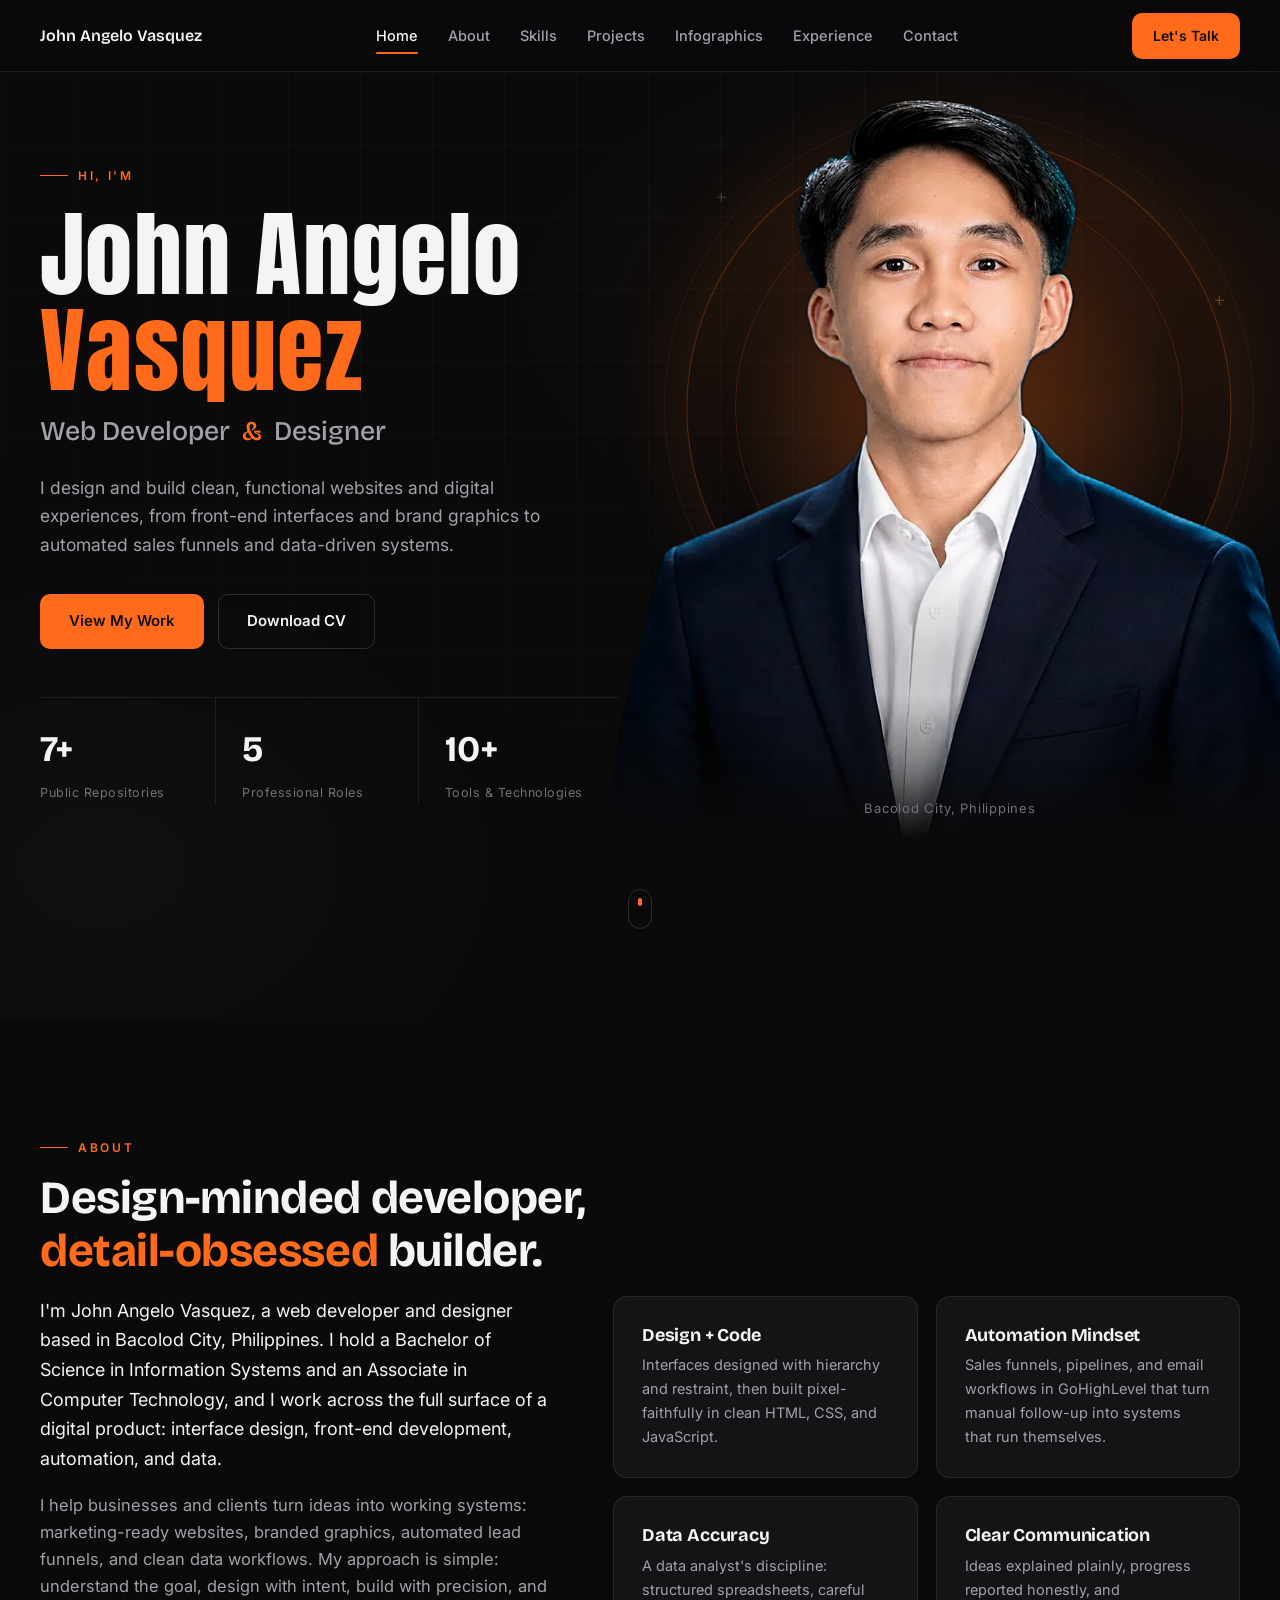
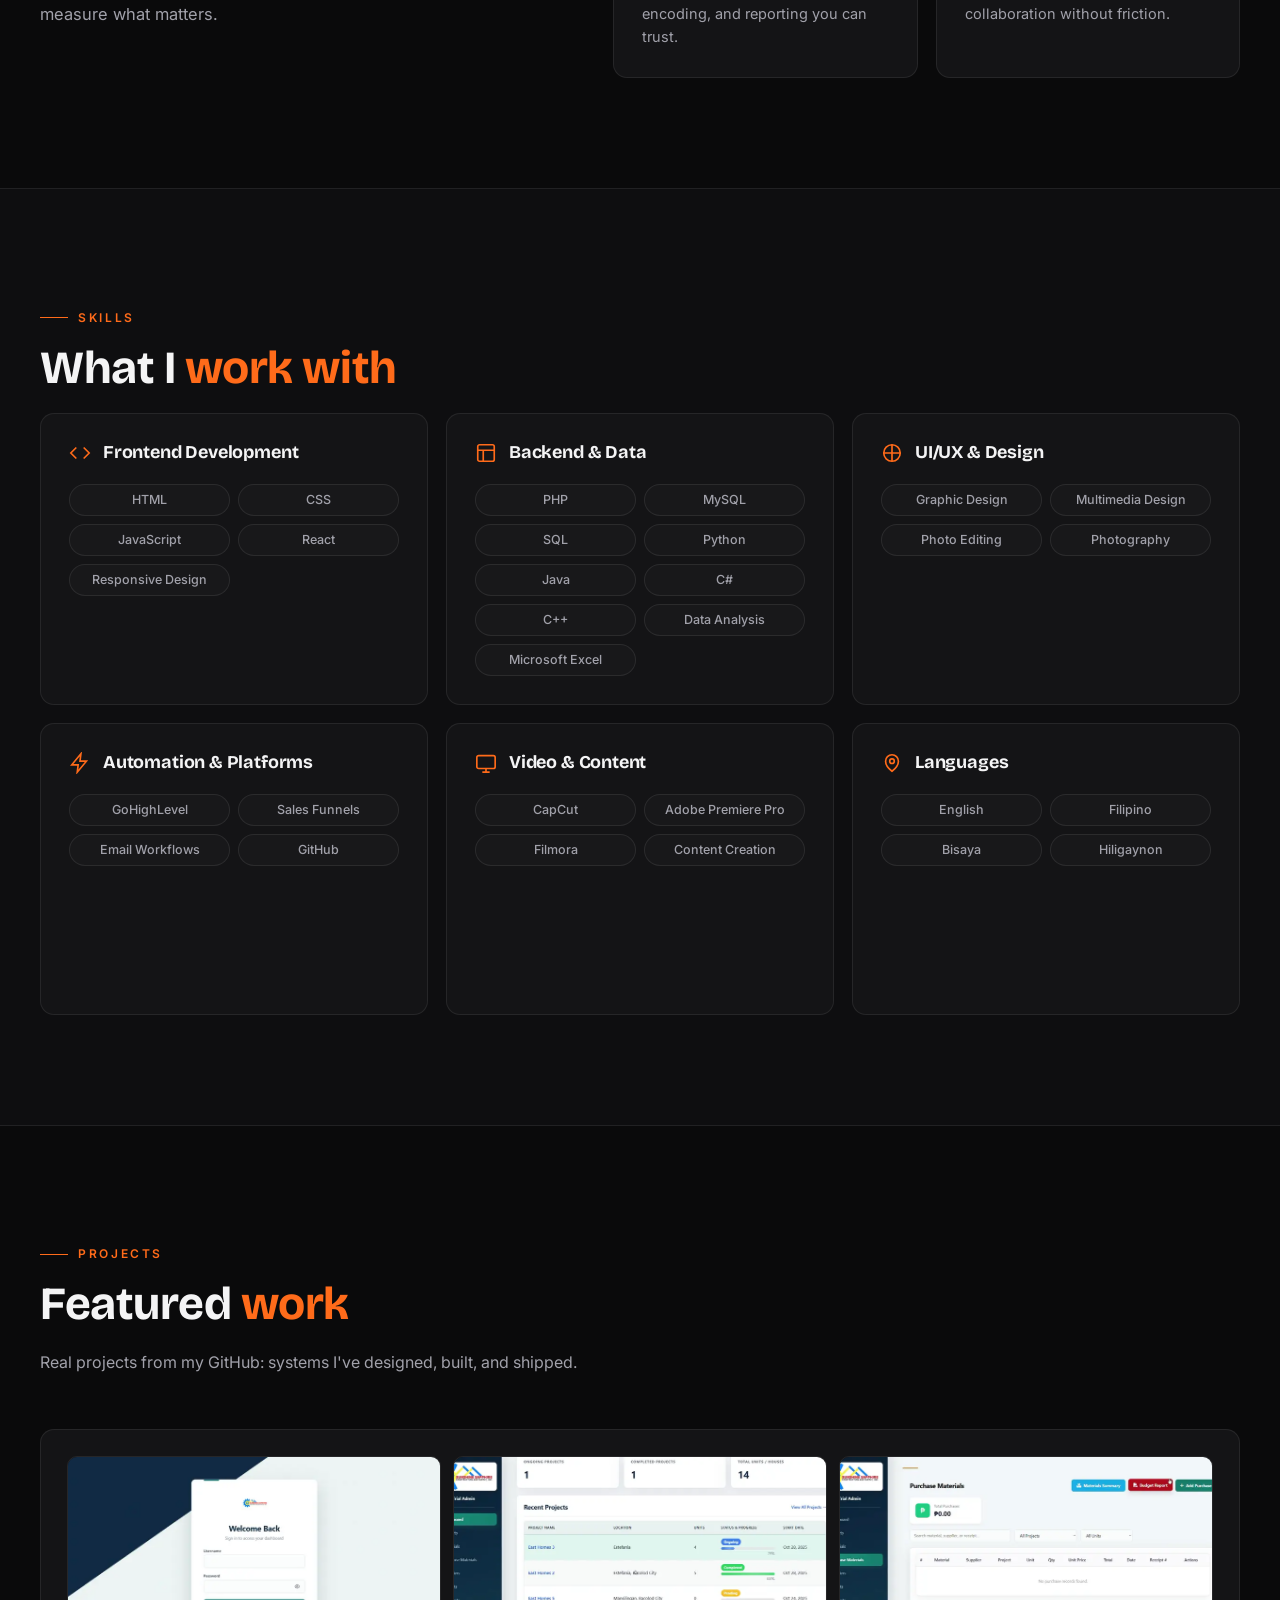
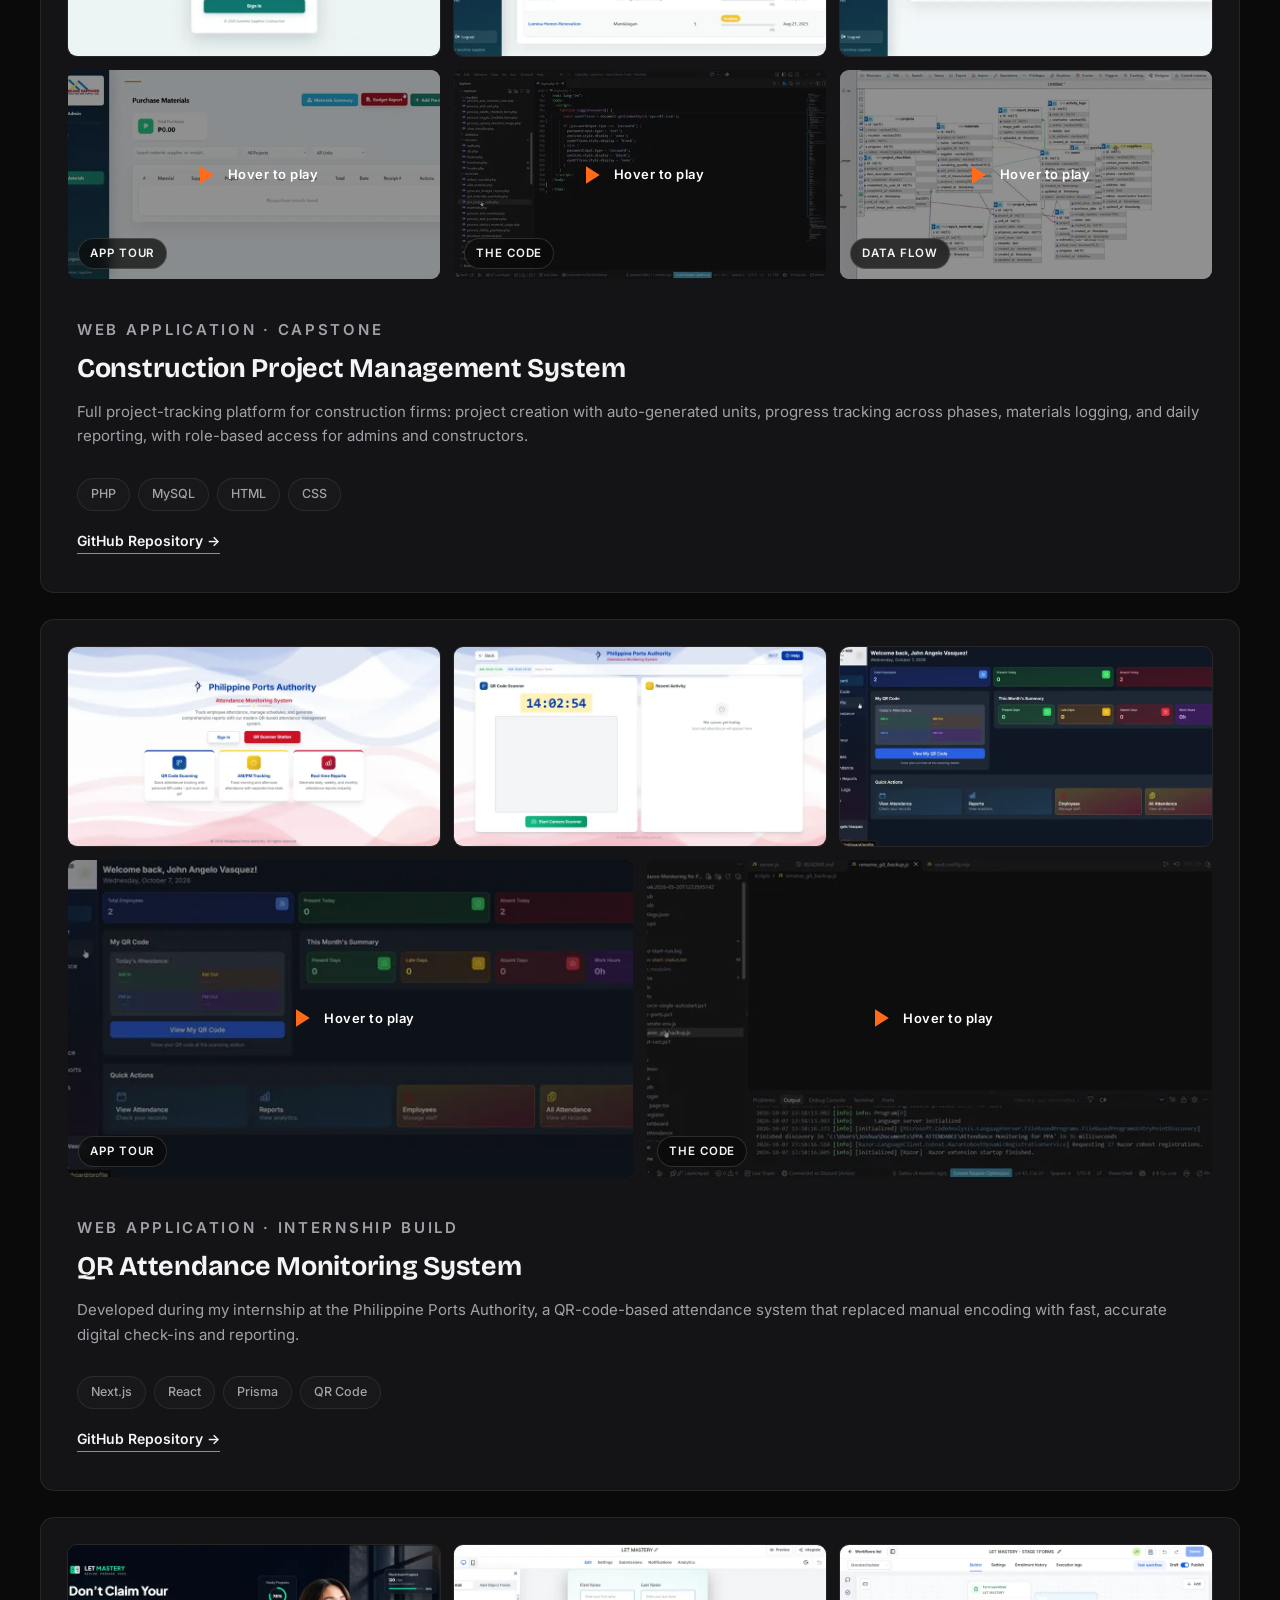
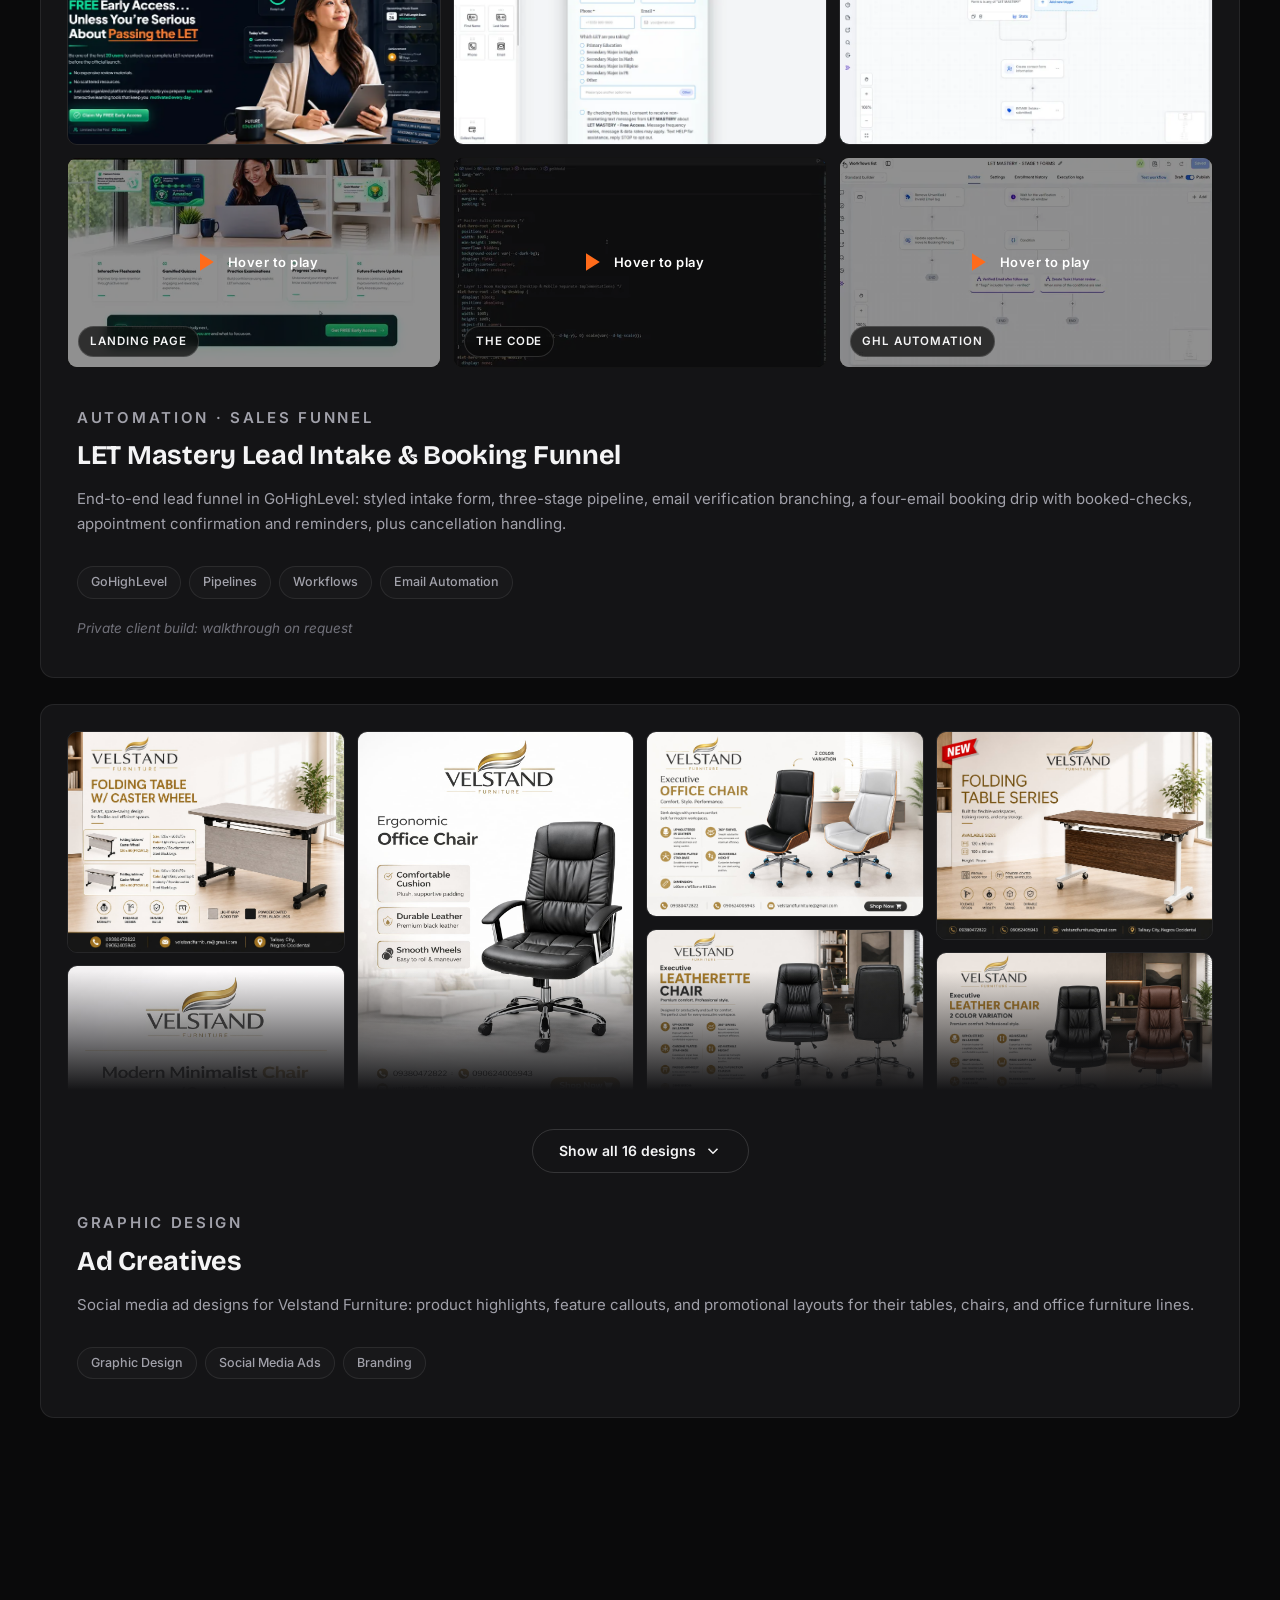
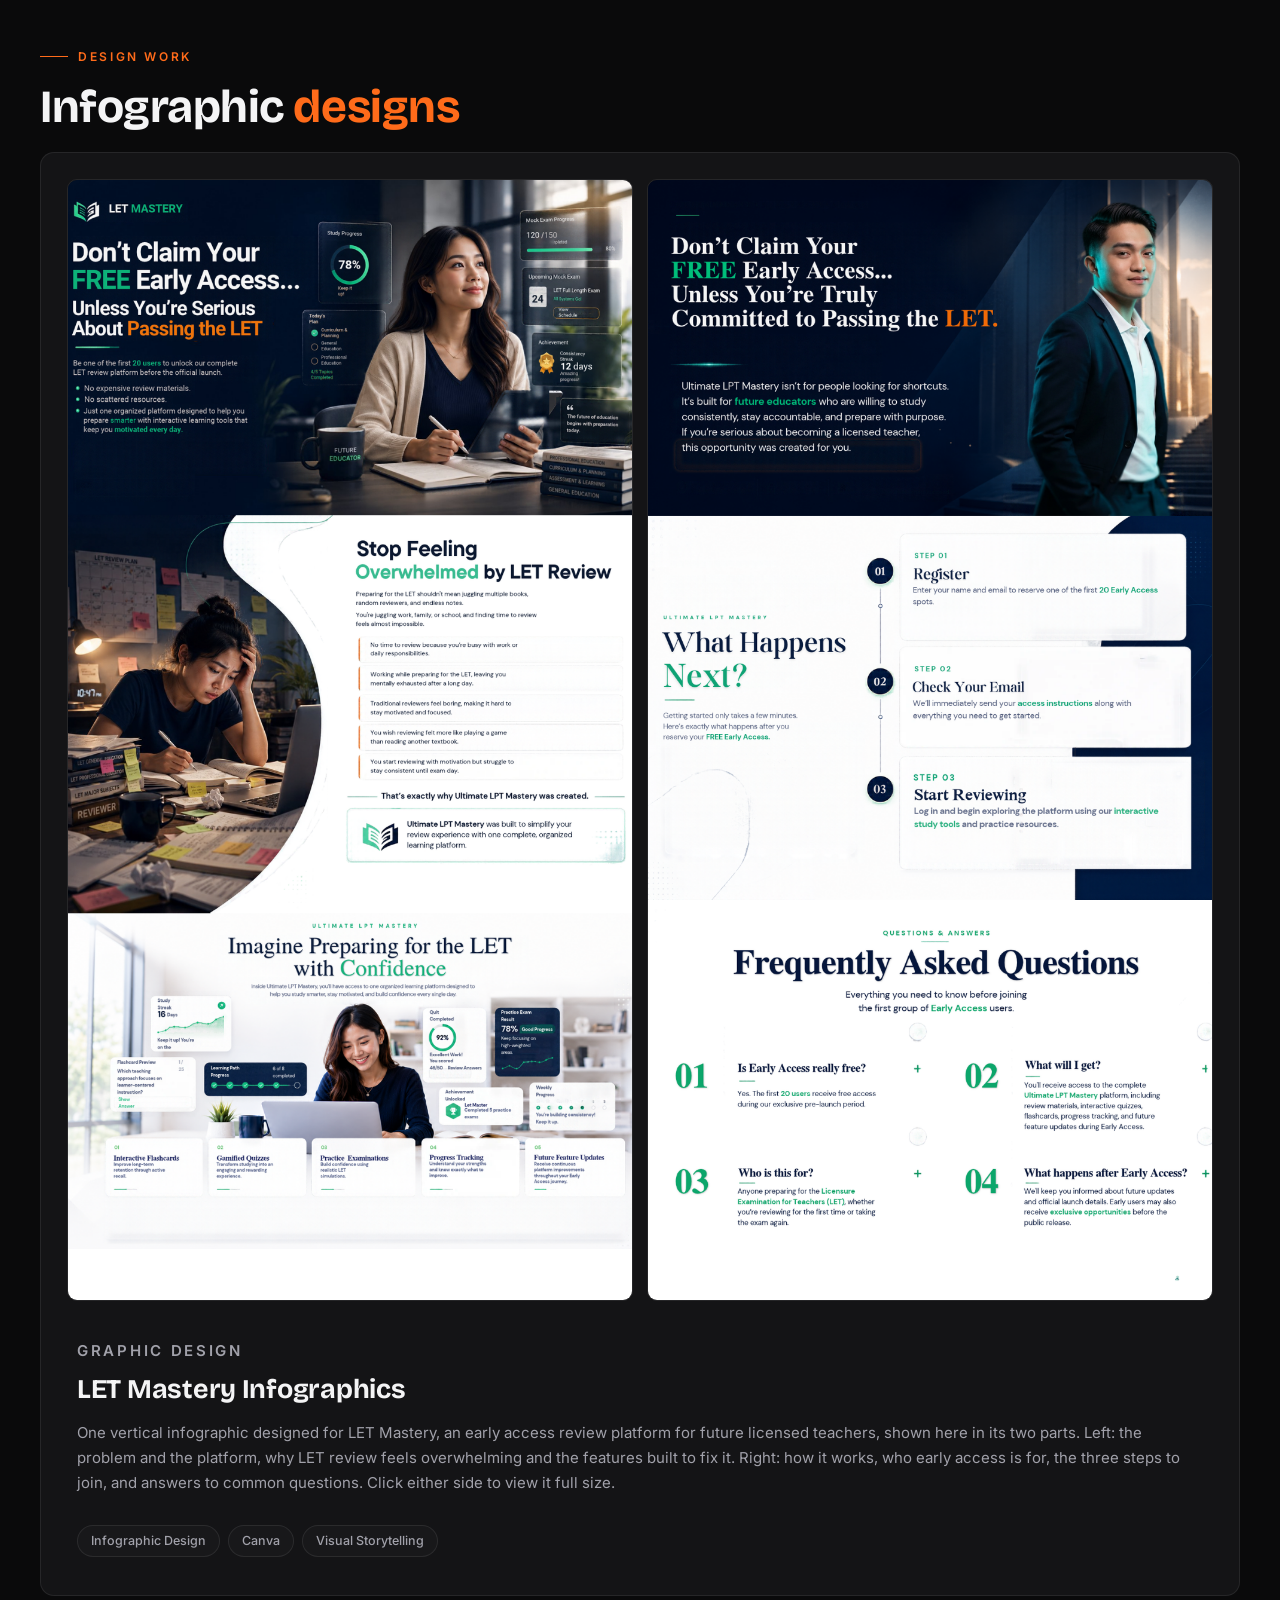
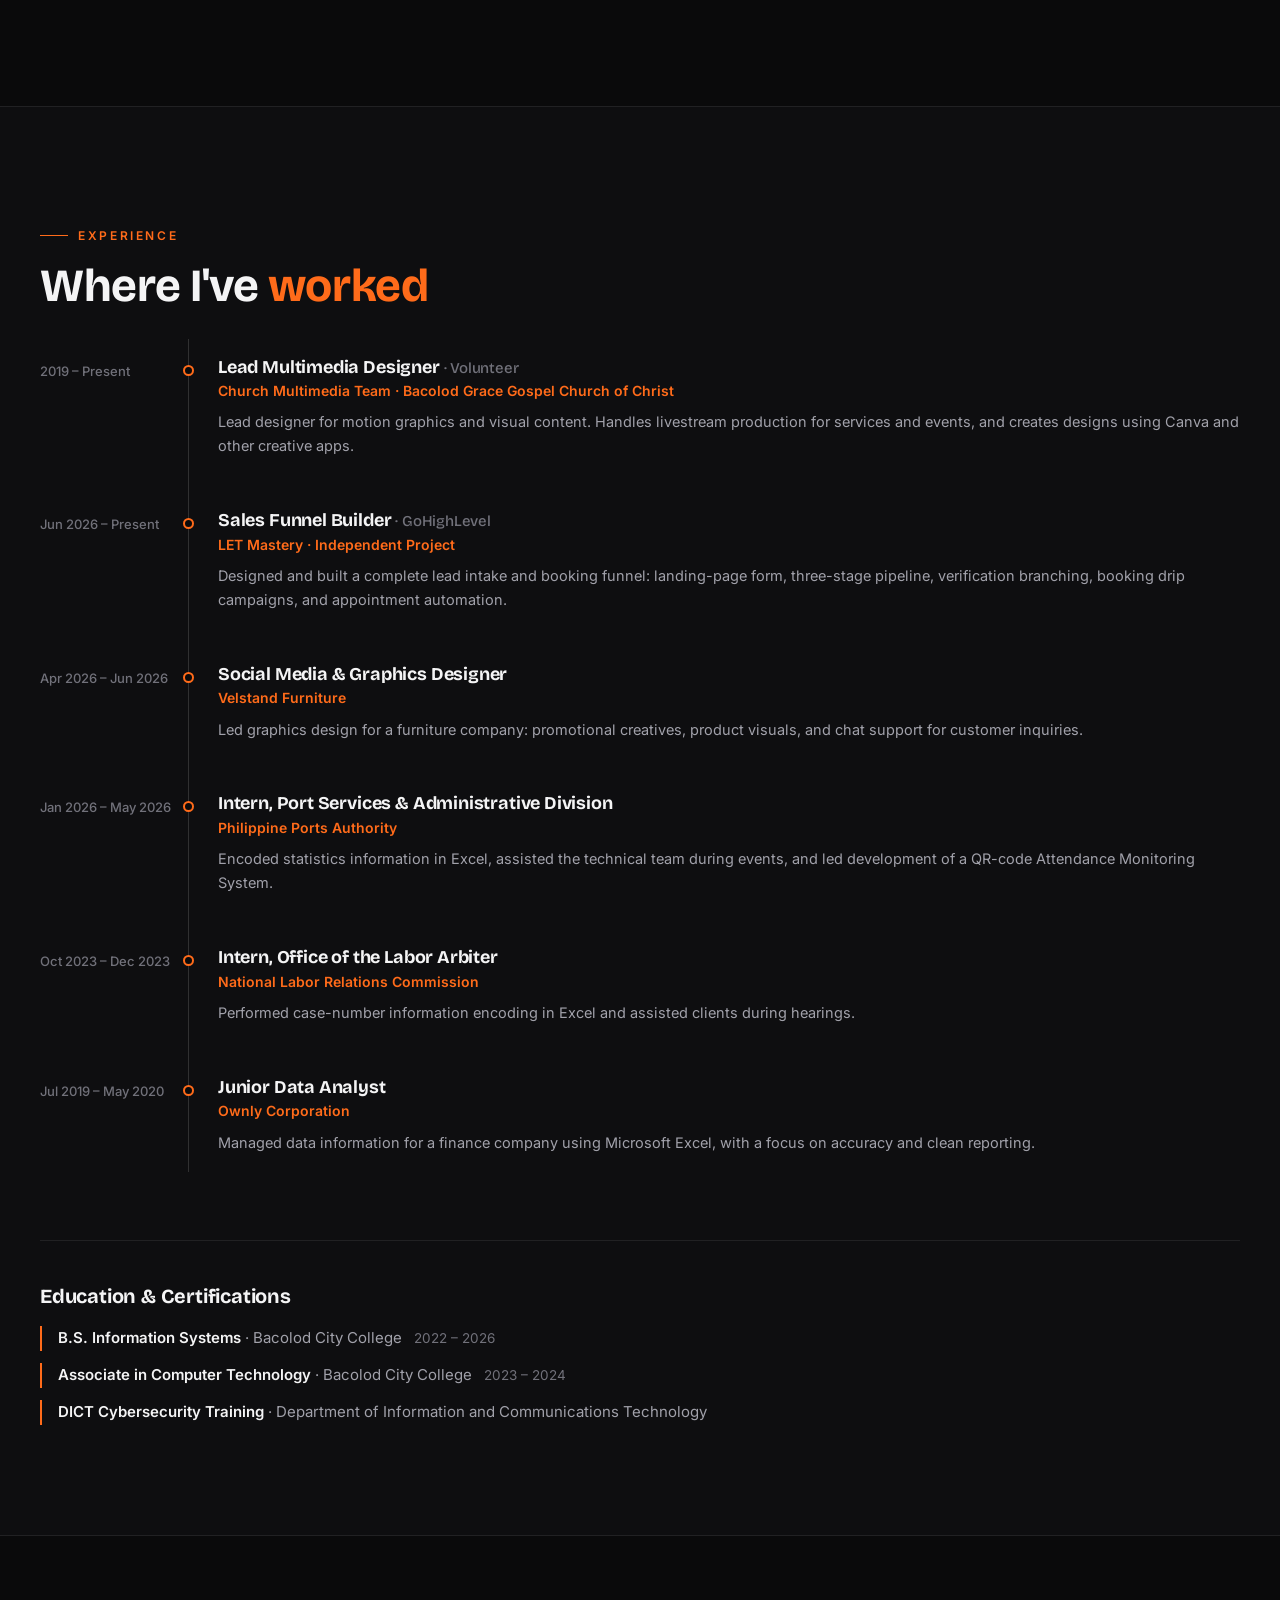
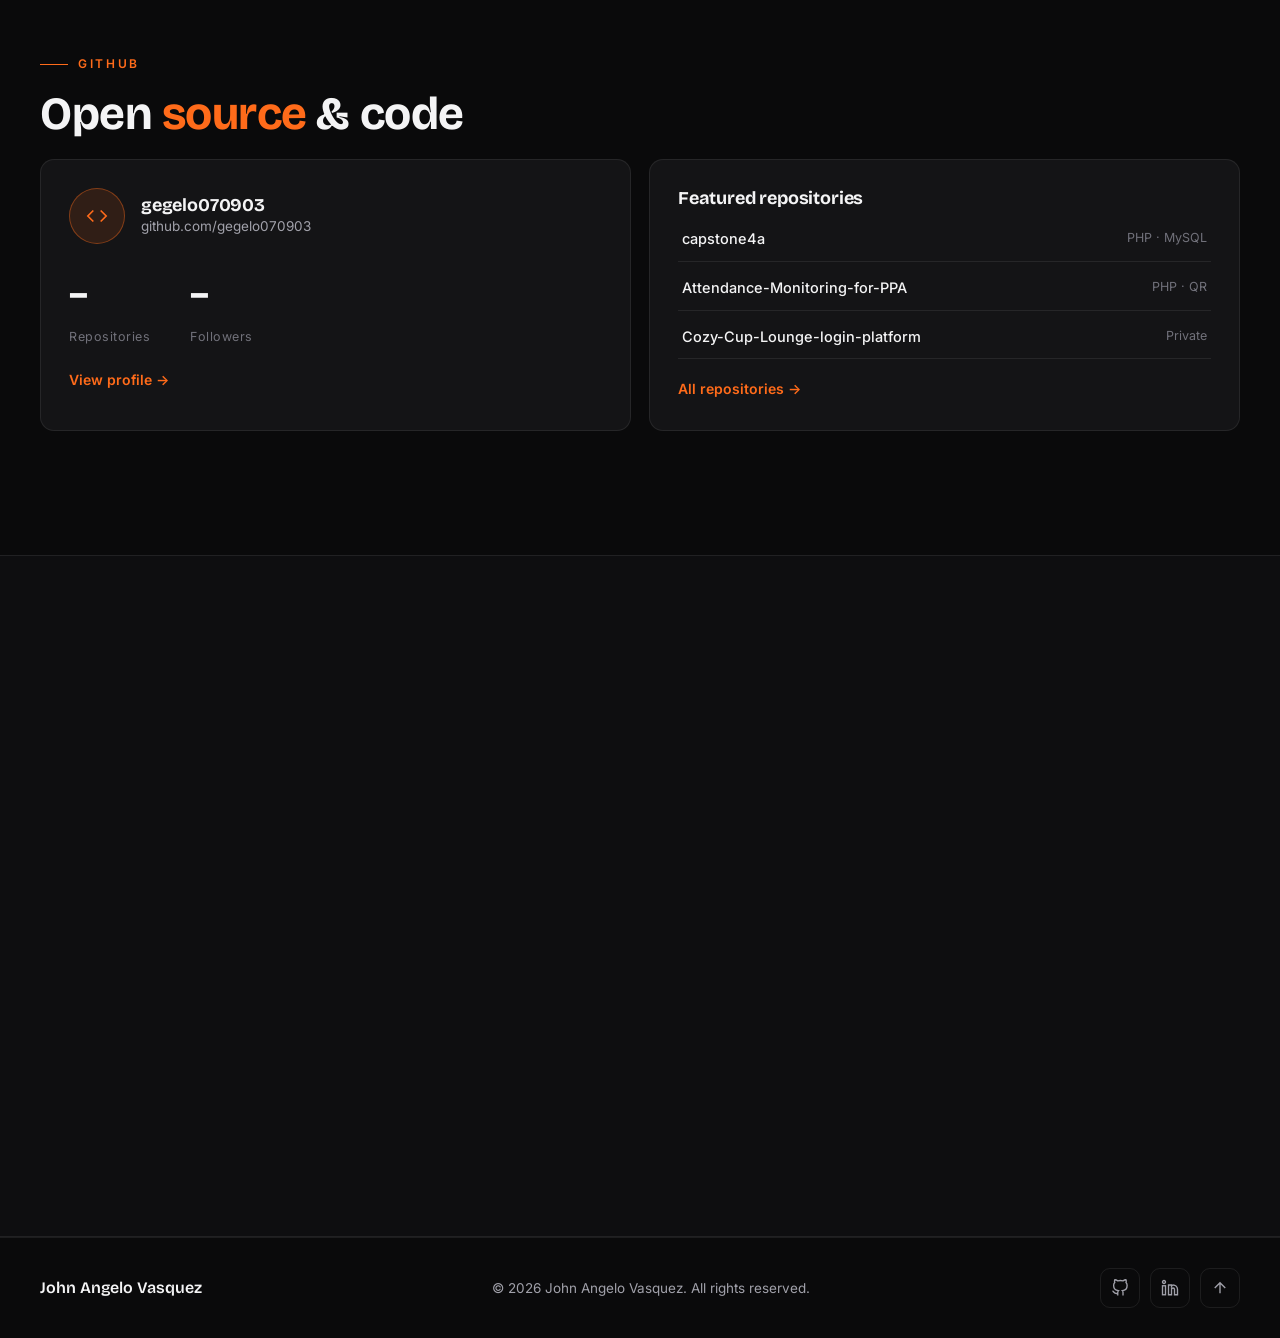
<file: index.html>
<!DOCTYPE html>
<html lang="en">
<head>
  <meta charset="UTF-8">
  <meta name="viewport" content="width=device-width, initial-scale=1.0">
  <title>John Angelo Vasquez | Web Developer &amp; Designer</title>
  <meta name="description" content="Portfolio of John Angelo Vasquez, a web developer and designer from Bacolod City, Philippines. Web development, UI/UX design, automation with GoHighLevel, and data analysis.">
  <meta property="og:title" content="John Angelo Vasquez | Web Developer &amp; Designer">
  <meta property="og:description" content="I design and build clean, functional websites and digital experiences.">
  <meta property="og:type" content="website">
  <link rel="preconnect" href="https://fonts.googleapis.com">
  <link rel="preconnect" href="https://fonts.gstatic.com" crossorigin>
  <link href="https://fonts.googleapis.com/css2?family=Bricolage+Grotesque:opsz,wght@12..96,500..800&family=Inter:wght@400;500;600&display=swap" rel="stylesheet">
  <link rel="stylesheet" href="assets/css/main.css?v=7">


  </head>
<body>

  <a class="skip-link" href="#main">Skip to content</a>

  <!-- ============ NAVIGATION ============ -->
  <header class="nav" id="nav">
    <div class="container nav-inner">
      <a href="#home" class="brand" aria-label="John Angelo Vasquez | home">
        <span class="brand-name">John Angelo Vasquez</span>
      </a>
      <nav class="nav-links" id="navLinks" aria-label="Primary">
        <a href="#home">Home</a>
        <a href="#about">About</a>
        <a href="#skills">Skills</a>
        <a href="#projects">Projects</a>
        <a href="#infographics">Infographics</a>
        <a href="#experience">Experience</a>
        <a href="#contact">Contact</a>
      </nav>
      <div class="nav-actions">
        <a href="#contact" class="btn btn-primary btn-sm">Let's Talk</a>
        <button class="nav-toggle" id="navToggle" aria-label="Open menu" aria-expanded="false" aria-controls="navLinks">
          <span></span><span></span><span></span>
        </button>
      </div>
    </div>
  </header>

  <main id="main">

    <!-- ============ HERO ============ -->
    <section class="hero" id="home">
      <div class="hero-bg" aria-hidden="true"></div>
      <div class="container hero-grid">
        <div class="hero-copy">
          <p class="eyebrow reveal">Hi, I'm</p>
          <h1 class="hero-name reveal">John Angelo <span class="accent">Vasquez</span></h1>
          <p class="hero-title reveal">Web Developer <span class="divider">&amp;</span> Designer</p>
          <p class="hero-desc reveal">
            I design and build clean, functional websites and digital experiences,
            from front-end interfaces and brand graphics to automated sales funnels
            and data-driven systems.
          </p>
          <div class="hero-cta reveal">
            <a href="#projects" class="btn btn-primary">View My Work</a>
            <a href="assets/files/John-Angelo-Vasquez-CV.pdf" class="btn btn-ghost" download>Download CV</a>
          </div>
          <dl class="hero-stats reveal">
            <div class="stat">
              <dt class="visually-hidden">Public repositories</dt>
              <dd><span class="stat-num" data-github="public_repos" data-suffix="+">7+</span><span class="stat-label">Public Repositories</span></dd>
            </div>
            <div class="stat">
              <dt class="visually-hidden">Professional roles</dt>
              <dd><span class="stat-num">5</span><span class="stat-label">Professional Roles</span></dd>
            </div>
            <div class="stat">
              <dt class="visually-hidden">Tools and technologies</dt>
              <dd><span class="stat-num">10+</span><span class="stat-label">Tools &amp; Technologies</span></dd>
            </div>
          </dl>
        </div>
        <div class="hero-portrait reveal profile-reference">
          <div class="portrait-frame" role="img" aria-label="Professional portrait of John Angelo Vasquez">
            <div class="profile-halo" aria-hidden="true"></div>
            <div class="portrait-decor" aria-hidden="true">
              <span class="decor-ring"></span>
              <span class="decor-ring small"></span>
              <span class="decor-dot"></span>
              <span class="decor-plus p1">+</span>
              <span class="decor-plus p2">+</span>
              <span class="decor-plus p3">+</span>
            </div>
            <img src="assets/img/portrait-cutout-v2.webp" alt="Portrait of John Angelo Vasquez" class="portrait-photo">
          </div>
          <p class="portrait-caption">Bacolod City, Philippines</p>
        </div>
      </div>
      <div class="hero-scroll" aria-hidden="true"><span></span></div>
    </section>

    <!-- ============ ABOUT ============ -->
    <section class="section" id="about">
      <div class="container">
        <p class="eyebrow reveal">About</p>
        <h2 class="section-title reveal">Design-minded developer,<br><span class="accent">detail-obsessed</span> builder.</h2>
        <div class="about-grid">
          <div class="about-main reveal">
            <p>
              I'm John Angelo Vasquez, a web developer and designer based in Bacolod City,
              Philippines. I hold a Bachelor of Science in Information Systems and an
              Associate in Computer Technology, and I work across the full surface of a
              digital product: interface design, front-end development, automation, and data.
            </p>
            <p>
              I help businesses and clients turn ideas into working systems: marketing-ready
              websites, branded graphics, automated lead funnels, and clean data workflows.
              My approach is simple: understand the goal, design with intent, build with
              precision, and measure what matters.
            </p>
          </div>
          <div class="about-cards">
            <article class="card reveal">
              <h3>Design + Code</h3>
              <p>Interfaces designed with hierarchy and restraint, then built pixel-faithfully in clean HTML, CSS, and JavaScript.</p>
            </article>
            <article class="card reveal">
              <h3>Automation Mindset</h3>
              <p>Sales funnels, pipelines, and email workflows in GoHighLevel that turn manual follow-up into systems that run themselves.</p>
            </article>
            <article class="card reveal">
              <h3>Data Accuracy</h3>
              <p>A data analyst's discipline: structured spreadsheets, careful encoding, and reporting you can trust.</p>
            </article>
            <article class="card reveal">
              <h3>Clear Communication</h3>
              <p>Ideas explained plainly, progress reported honestly, and collaboration without friction.</p>
            </article>
          </div>
        </div>
      </div>
    </section>

    <!-- ============ SKILLS ============ -->
    <section class="section section-alt" id="skills">
      <div class="container">
        <p class="eyebrow reveal">Skills</p>
        <h2 class="section-title reveal">What I <span class="accent">work with</span></h2>
        <div class="skills-grid">
          <article class="card reveal">
            <div class="skill-head">
              <svg class="icon" viewBox="0 0 24 24" fill="none" stroke="currentColor" stroke-width="1.8" aria-hidden="true"><path d="M8 6l-6 6 6 6M16 6l6 6-6 6"/></svg>
              <h3>Frontend Development</h3>
            </div>
            <ul class="tags">
              <li>HTML</li><li>CSS</li><li>JavaScript</li><li>React</li><li>Responsive Design</li>
            </ul>
          </article>
          <article class="card reveal">
            <div class="skill-head">
              <svg class="icon" viewBox="0 0 24 24" fill="none" stroke="currentColor" stroke-width="1.8" aria-hidden="true"><rect x="3" y="3" width="18" height="18" rx="2"/><path d="M3 9h18M9 21V9"/></svg>
              <h3>Backend &amp; Data</h3>
            </div>
            <ul class="tags">
              <li>PHP</li><li>MySQL</li><li>SQL</li><li>Python</li><li>Java</li><li>C#</li><li>C++</li><li>Data Analysis</li><li>Microsoft Excel</li>
            </ul>
          </article>
          <article class="card reveal">
            <div class="skill-head">
              <svg class="icon" viewBox="0 0 24 24" fill="none" stroke="currentColor" stroke-width="1.8" aria-hidden="true"><circle cx="12" cy="12" r="9"/><path d="M12 3v18M3 12h18"/></svg>
              <h3>UI/UX &amp; Design</h3>
            </div>
            <ul class="tags">
              <li>Graphic Design</li><li>Multimedia Design</li><li>Photo Editing</li><li>Photography</li>
            </ul>
          </article>
          <article class="card reveal">
            <div class="skill-head">
              <svg class="icon" viewBox="0 0 24 24" fill="none" stroke="currentColor" stroke-width="1.8" aria-hidden="true"><path d="M13 2L3 14h7l-1 8 10-12h-7l1-8z"/></svg>
              <h3>Automation &amp; Platforms</h3>
            </div>
            <ul class="tags">
              <li>GoHighLevel</li><li>Sales Funnels</li><li>Email Workflows</li><li>GitHub</li>
            </ul>
          </article>
          <article class="card reveal">
            <div class="skill-head">
              <svg class="icon" viewBox="0 0 24 24" fill="none" stroke="currentColor" stroke-width="1.8" aria-hidden="true"><rect x="2" y="4" width="20" height="14" rx="2"/><path d="M8 22h8M12 18v4"/></svg>
              <h3>Video &amp; Content</h3>
            </div>
            <ul class="tags">
              <li>CapCut</li><li>Adobe Premiere Pro</li><li>Filmora</li><li>Content Creation</li>
            </ul>
          </article>
          <article class="card reveal">
            <div class="skill-head">
              <svg class="icon" viewBox="0 0 24 24" fill="none" stroke="currentColor" stroke-width="1.8" aria-hidden="true"><path d="M12 21s-7-5.5-7-11a7 7 0 1114 0c0 5.5-7 11-7 11z"/><circle cx="12" cy="10" r="2.5"/></svg>
              <h3>Languages</h3>
            </div>
            <ul class="tags">
              <li>English</li><li>Filipino</li><li>Bisaya</li><li>Hiligaynon</li>
            </ul>
          </article>
        </div>
      </div>
    </section>

    <!-- ============ PROJECTS ============ -->
    <section class="section" id="projects">
      <div class="container">
        <p class="eyebrow reveal">Projects</p>
        <h2 class="section-title reveal">Featured <span class="accent">work</span></h2>
        <p class="section-sub reveal">Real projects from my GitHub: systems I've designed, built, and shipped.</p>

        <div class="projects-list">

          <article class="project project-featured reveal">
            <div class="project-gallery">
              <div class="gallery-images">
                <img src="assets/Construction/cons-shot-login.webp" alt="Construction system login page" loading="lazy">
                <img src="assets/Construction/cons-shot-dashboard.webp" alt="Construction system dashboard with project stats" loading="lazy">
                <img src="assets/Construction/cons-shot-materials.webp" alt="Purchase materials management page" loading="lazy">
              </div>
              <div class="gallery-videos">
                <div class="video-tile">
                  <img class="video-poster" src="assets/Construction/cons-poster-app.webp" alt="" aria-hidden="true" loading="lazy">
                  <video muted loop playsinline preload="none" src="assets/Construction/Construction.mp4" aria-label="Construction system walkthrough video"></video>
                  <span class="video-hint" aria-hidden="true"><svg class="icon" viewBox="0 0 24 24" fill="currentColor" stroke="none"><path d="M8 5v14l11-7z"/></svg>Hover to play</span>
                  <span class="video-label">App tour</span>
                </div>
                <div class="video-tile">
                  <img class="video-poster" src="assets/Construction/cons-poster-code.webp" alt="" aria-hidden="true" loading="lazy">
                  <video muted loop playsinline preload="none" src="assets/Construction/Construction%20Code.mp4" aria-label="Construction system code walkthrough video"></video>
                  <span class="video-hint" aria-hidden="true"><svg class="icon" viewBox="0 0 24 24" fill="currentColor" stroke="none"><path d="M8 5v14l11-7z"/></svg>Hover to play</span>
                  <span class="video-label">The code</span>
                </div>
                <div class="video-tile">
                  <img class="video-poster" src="assets/Construction/cons-poster-dataflow.webp" alt="" aria-hidden="true" loading="lazy">
                  <video muted loop playsinline preload="none" src="assets/Construction/construction-data%20flow.mp4" aria-label="Database schema walkthrough video"></video>
                  <span class="video-hint" aria-hidden="true"><svg class="icon" viewBox="0 0 24 24" fill="currentColor" stroke="none"><path d="M8 5v14l11-7z"/></svg>Hover to play</span>
                  <span class="video-label">Data flow</span>
                </div>
              </div>
            </div>
            <div class="project-body">
              <p class="project-cat">Web Application · Capstone</p>
              <h3>Construction Project Management System</h3>
              <p>Full project-tracking platform for construction firms: project creation with auto-generated units, progress tracking across phases, materials logging, and daily reporting, with role-based access for admins and constructors.</p>
              <ul class="tags"><li>PHP</li><li>MySQL</li><li>HTML</li><li>CSS</li></ul>
              <div class="project-links">
                <a href="https://github.com/gegelo070903/capstone4a" target="_blank" rel="noopener">GitHub Repository →</a>
              </div>
            </div>
          </article>

          <article class="project project-featured reveal">
            <div class="project-gallery">
              <div class="gallery-images">
                <img src="assets/Qr/qr-shot-landing.webp" alt="QR Attendance landing page" loading="lazy">
                <img src="assets/Qr/qr-shot-scanner.webp" alt="QR scanner station page" loading="lazy">
                <img src="assets/Qr/qr-shot-dashboard.webp" alt="Attendance dashboard with stats" loading="lazy">
              </div>
              <div class="gallery-videos" style="grid-template-columns: repeat(2, 1fr);">
                <div class="video-tile">
                  <img class="video-poster" src="assets/Qr/qr-poster-app.webp" alt="" aria-hidden="true" loading="lazy">
                  <video muted loop playsinline preload="none" src="assets/Qr/QRattendance.mp4" aria-label="QR Attendance app walkthrough video"></video>
                  <span class="video-hint" aria-hidden="true"><svg class="icon" viewBox="0 0 24 24" fill="currentColor" stroke="none"><path d="M8 5v14l11-7z"/></svg>Hover to play</span>
                  <span class="video-label">App tour</span>
                </div>
                <div class="video-tile">
                  <img class="video-poster" src="assets/Qr/qr-poster-code.webp" alt="" aria-hidden="true" loading="lazy">
                  <video muted loop playsinline preload="none" src="assets/Qr/QRattendance-code.mp4" aria-label="QR Attendance code walkthrough video"></video>
                  <span class="video-hint" aria-hidden="true"><svg class="icon" viewBox="0 0 24 24" fill="currentColor" stroke="none"><path d="M8 5v14l11-7z"/></svg>Hover to play</span>
                  <span class="video-label">The code</span>
                </div>
              </div>
            </div>
            <div class="project-body">
              <p class="project-cat">Web Application · Internship Build</p>
              <h3>QR Attendance Monitoring System</h3>
              <p>Developed during my internship at the Philippine Ports Authority, a QR-code-based attendance system that replaced manual encoding with fast, accurate digital check-ins and reporting.</p>
              <ul class="tags"><li>Next.js</li><li>React</li><li>Prisma</li><li>QR Code</li></ul>
              <div class="project-links">
                <a href="https://github.com/gegelo070903/Attendance-Monitoring-for-PPA" target="_blank" rel="noopener">GitHub Repository →</a>
              </div>
            </div>
          </article>

          <article class="project project-featured reveal">
            <div class="project-gallery">
              <div class="gallery-images">
                <img src="assets/let-mastery/let-shot-hero.webp" alt="LET Mastery landing page hero section" loading="lazy">
                <img src="assets/let-mastery/let-shot-form.webp" alt="LET Mastery intake form in GoHighLevel" loading="lazy">
                <img src="assets/let-mastery/let-shot-workflow.webp" alt="LET Mastery Stage 1 automation workflow" loading="lazy">
              </div>
              <div class="gallery-videos">
                <div class="video-tile">
                  <img class="video-poster" src="assets/let-mastery/let-poster-landing.webp" alt="" aria-hidden="true" loading="lazy">
                  <video muted loop playsinline preload="none" src="assets/let-mastery/let-landing.mp4" aria-label="Landing page walkthrough video"></video>
                  <span class="video-hint" aria-hidden="true"><svg class="icon" viewBox="0 0 24 24" fill="currentColor" stroke="none"><path d="M8 5v14l11-7z"/></svg>Hover to play</span>
                  <span class="video-label">Landing page</span>
                </div>
                <div class="video-tile">
                  <img class="video-poster" src="assets/let-mastery/let-poster-code.webp" alt="" aria-hidden="true" loading="lazy">
                  <video muted loop playsinline preload="none" src="assets/let-mastery/let-code.mp4" aria-label="Landing page code walkthrough video"></video>
                  <span class="video-hint" aria-hidden="true"><svg class="icon" viewBox="0 0 24 24" fill="currentColor" stroke="none"><path d="M8 5v14l11-7z"/></svg>Hover to play</span>
                  <span class="video-label">The code</span>
                </div>
                <div class="video-tile">
                  <img class="video-poster" src="assets/let-mastery/let-poster-workflow.webp" alt="" aria-hidden="true" loading="lazy">
                  <video muted loop playsinline preload="none" src="assets/let-mastery/let-workflow.mp4" aria-label="GoHighLevel workflow walkthrough video"></video>
                  <span class="video-hint" aria-hidden="true"><svg class="icon" viewBox="0 0 24 24" fill="currentColor" stroke="none"><path d="M8 5v14l11-7z"/></svg>Hover to play</span>
                  <span class="video-label">GHL automation</span>
                </div>
              </div>
            </div>
            <div class="project-body">
              <p class="project-cat">Automation · Sales Funnel</p>
              <h3>LET Mastery Lead Intake &amp; Booking Funnel</h3>
              <p>End-to-end lead funnel in GoHighLevel: styled intake form, three-stage pipeline, email verification branching, a four-email booking drip with booked-checks, appointment confirmation and reminders, plus cancellation handling.</p>
              <ul class="tags"><li>GoHighLevel</li><li>Pipelines</li><li>Workflows</li><li>Email Automation</li></ul>
              <div class="project-links">
                <span class="private-note">Private client build: walkthrough on request</span>
              </div>
            </div>
          </article>

          <article class="project project-featured reveal">
            <div class="project-gallery">
              <div class="ads-collapse" id="adsCollapse">
                <div class="ads-grid">
                  <img src="assets/AD%20ADS%20IMAGE/1.jpg" alt="Velstand Furniture folding table ad" loading="lazy">
                  <img src="assets/AD%20ADS%20IMAGE/2.jpg" alt="Velstand Furniture ad creative" loading="lazy">
                  <img src="assets/AD%20ADS%20IMAGE/3.jpg" alt="Velstand Furniture ad creative" loading="lazy">
                  <img src="assets/AD%20ADS%20IMAGE/4.jpg" alt="Velstand Furniture ad creative" loading="lazy">
                  <img src="assets/AD%20ADS%20IMAGE/5.jpg" alt="Velstand Furniture ergonomic office chair ad" loading="lazy">
                  <img src="assets/AD%20ADS%20IMAGE/6.jpg" alt="Velstand Furniture ad creative" loading="lazy">
                  <img src="assets/AD%20ADS%20IMAGE/7.jpg" alt="Velstand Furniture ad creative" loading="lazy">
                  <img src="assets/AD%20ADS%20IMAGE/8.jpg" alt="Velstand Furniture ad creative" loading="lazy">
                  <img src="assets/AD%20ADS%20IMAGE/9.jpg" alt="Velstand Furniture executive leatherette chair ad" loading="lazy">
                  <img src="assets/AD%20ADS%20IMAGE/10.jpg" alt="Velstand Furniture ad creative" loading="lazy">
                  <img src="assets/AD%20ADS%20IMAGE/11.jpg" alt="Velstand Furniture ad creative" loading="lazy">
                  <img src="assets/AD%20ADS%20IMAGE/12.jpg" alt="Velstand Furniture ad creative" loading="lazy">
                  <img src="assets/AD%20ADS%20IMAGE/13.jpg" alt="Velstand Furniture folding table series ad" loading="lazy">
                  <img src="assets/AD%20ADS%20IMAGE/14.jpg" alt="Velstand Furniture ad creative" loading="lazy">
                  <img src="assets/AD%20ADS%20IMAGE/15.jpg" alt="Velstand Furniture ad creative" loading="lazy">
                  <img src="assets/AD%20ADS%20IMAGE/16.jpg" alt="Velstand Furniture ad creative" loading="lazy">
                </div>
              </div>
              <button class="ads-toggle" id="adsToggle" aria-expanded="false" aria-controls="adsCollapse">
                <span class="ads-toggle-text">Show all 16 designs</span>
                <svg class="icon" viewBox="0 0 24 24" fill="none" stroke="currentColor" stroke-width="2" aria-hidden="true"><path d="M6 9l6 6 6-6"/></svg>
              </button>
            </div>
            <div class="project-body">
              <p class="project-cat">Graphic Design</p>
              <h3>Ad Creatives</h3>
              <p>Social media ad designs for Velstand Furniture: product highlights, feature callouts, and promotional layouts for their tables, chairs, and office furniture lines.</p>
              <ul class="tags"><li>Graphic Design</li><li>Social Media Ads</li><li>Branding</li></ul>
            </div>
          </article>

        </div>
      </div>
    </section>

    <!-- ============ INFOGRAPHICS ============ -->
        <section class="section" id="infographics">
      <div class="container">
        <p class="eyebrow reveal">Design Work</p>
        <h2 class="section-title reveal">Infographic <span class="accent">designs</span></h2>
        <div class="projects-list">
          <article class="project project-featured reveal">
            <div class="project-gallery">
              <div class="info-duo">
                <a href="assets/infographics/inforgraphics%201.png" target="_blank" rel="noopener">
                  <img src="assets/infographics/inforgraphics%201.png" alt="LET Mastery infographic, part 1: hero, pain points, and platform features" loading="lazy">
                </a>
                <a href="assets/infographics/infographics%202.png" target="_blank" rel="noopener">
                  <img src="assets/infographics/infographics%202.png" alt="LET Mastery infographic, part 2: qualifier, three steps, and frequently asked questions" loading="lazy">
                </a>
              </div>
            </div>
            <div class="project-body">
              <p class="project-cat">Graphic Design</p>
              <h3>LET Mastery Infographics</h3>
              <p>One vertical infographic designed for LET Mastery, an early access review platform for future licensed teachers, shown here in its two parts. Left: the problem and the platform, why LET review feels overwhelming and the features built to fix it. Right: how it works, who early access is for, the three steps to join, and answers to common questions. Click either side to view it full size.</p>
              <ul class="tags"><li>Infographic Design</li><li>Canva</li><li>Visual Storytelling</li></ul>
            </div>
          </article>
        </div>
      </div>
    </section>

    <!-- ============ EXPERIENCE ============ -->
    <section class="section section-alt" id="experience">
      <div class="container">
        <p class="eyebrow reveal">Experience</p>
        <h2 class="section-title reveal">Where I've <span class="accent">worked</span></h2>
        <ol class="timeline">
          <li class="timeline-item reveal">
            <div class="timeline-date">2019 – Present</div>
            <div class="timeline-body">
              <h3>Lead Multimedia Designer <span>· Volunteer</span></h3>
              <p class="timeline-org">Church Multimedia Team · Bacolod Grace Gospel Church of Christ</p>
              <p>Lead designer for motion graphics and visual content. Handles livestream production for services and events, and creates designs using Canva and other creative apps.</p>
            </div>
          </li>
          <li class="timeline-item reveal">
            <div class="timeline-date">Jun 2026 – Present</div>
            <div class="timeline-body">
              <h3>Sales Funnel Builder <span>· GoHighLevel</span></h3>
              <p class="timeline-org">LET Mastery · Independent Project</p>
              <p>Designed and built a complete lead intake and booking funnel: landing-page form, three-stage pipeline, verification branching, booking drip campaigns, and appointment automation.</p>
            </div>
          </li>
          <li class="timeline-item reveal">
            <div class="timeline-date">Apr 2026 – Jun 2026</div>
            <div class="timeline-body">
              <h3>Social Media &amp; Graphics Designer</h3>
              <p class="timeline-org">Velstand Furniture</p>
              <p>Led graphics design for a furniture company: promotional creatives, product visuals, and chat support for customer inquiries.</p>
            </div>
          </li>
          <li class="timeline-item reveal">
            <div class="timeline-date">Jan 2026 – May 2026</div>
            <div class="timeline-body">
              <h3>Intern, Port Services &amp; Administrative Division</h3>
              <p class="timeline-org">Philippine Ports Authority</p>
              <p>Encoded statistics information in Excel, assisted the technical team during events, and led development of a QR-code Attendance Monitoring System.</p>
            </div>
          </li>
          <li class="timeline-item reveal">
            <div class="timeline-date">Oct 2023 – Dec 2023</div>
            <div class="timeline-body">
              <h3>Intern, Office of the Labor Arbiter</h3>
              <p class="timeline-org">National Labor Relations Commission</p>
              <p>Performed case-number information encoding in Excel and assisted clients during hearings.</p>
            </div>
          </li>
          <li class="timeline-item reveal">
            <div class="timeline-date">Jul 2019 – May 2020</div>
            <div class="timeline-body">
              <h3>Junior Data Analyst</h3>
              <p class="timeline-org">Ownly Corporation</p>
              <p>Managed data information for a finance company using Microsoft Excel, with a focus on accuracy and clean reporting.</p>
            </div>
          </li>
        </ol>

        <div class="edu-block reveal">
          <h3 class="edu-title">Education &amp; Certifications</h3>
          <ul class="edu-list">
            <li><strong>B.S. Information Systems</strong> · Bacolod City College <span>2022 – 2026</span></li>
            <li><strong>Associate in Computer Technology</strong> · Bacolod City College <span>2023 – 2024</span></li>
            <li><strong>DICT Cybersecurity Training</strong> · Department of Information and Communications Technology</li>
          </ul>
        </div>
      </div>
    </section>

    <!-- ============ GITHUB ============ -->
    <section class="section" id="github">
      <div class="container">
        <p class="eyebrow reveal">GitHub</p>
        <h2 class="section-title reveal">Open <span class="accent">source</span> &amp; code</h2>
        <div class="github-grid">
          <a class="card github-profile reveal" href="https://github.com/gegelo070903" target="_blank" rel="noopener">
            <div class="github-top">
              <span class="github-avatar" aria-hidden="true">
                <svg class="icon" viewBox="0 0 24 24" fill="none" stroke="currentColor" stroke-width="1.8"><path d="M16 18l6-6-6-6M8 6l-6 6 6 6"/></svg>
              </span>
              <div>
                <h3>gegelo070903</h3>
                <p class="muted">github.com/gegelo070903</p>
              </div>
            </div>
            <div class="github-stats">
              <div><span class="stat-num" data-github="public_repos">–</span><span class="stat-label">Repositories</span></div>
              <div><span class="stat-num" data-github="followers">–</span><span class="stat-label">Followers</span></div>
            </div>
            <span class="link-more">View profile →</span>
          </a>
          <div class="card reveal">
            <h3>Featured repositories</h3>
            <ul class="repo-list">
              <li><a href="https://github.com/gegelo070903/capstone4a" target="_blank" rel="noopener">capstone4a <span>PHP · MySQL</span></a></li>
              <li><a href="https://github.com/gegelo070903/Attendance-Monitoring-for-PPA" target="_blank" rel="noopener">Attendance-Monitoring-for-PPA <span>PHP · QR</span></a></li>
              <li><a href="https://github.com/gegelo070903/Cozy-Cup-Lounge-login-platform" target="_blank" rel="noopener">Cozy-Cup-Lounge-login-platform <span>Private</span></a></li>
            </ul>
            <a class="link-more" href="https://github.com/gegelo070903?tab=repositories" target="_blank" rel="noopener">All repositories →</a>
          </div>
        </div>
      </div>
    </section>

    <!-- ============ CONTACT ============ -->
    <section class="section section-alt" id="contact">
      <div class="container contact-inner">
        <p class="eyebrow reveal">Contact</p>
        <h2 class="section-title reveal">Let's build something <span class="accent">great.</span></h2>
        <p class="section-sub reveal">Open to web development, design, and automation work. My inbox is always open.</p>
        <div class="contact-cards">
          <a class="card contact-card reveal" href="mailto:vasquezjohnangelod.9@gmail.com">
            <svg class="icon" viewBox="0 0 24 24" fill="none" stroke="currentColor" stroke-width="1.8" aria-hidden="true"><rect x="2" y="4" width="20" height="16" rx="2"/><path d="M22 7l-10 6L2 7"/></svg>
            <div><h3>Email</h3><p>vasquezjohnangelod.9@gmail.com</p></div>
          </a>
          <a class="card contact-card reveal" href="https://github.com/gegelo070903" target="_blank" rel="noopener">
            <svg class="icon" viewBox="0 0 24 24" fill="none" stroke="currentColor" stroke-width="1.8" aria-hidden="true"><path d="M9 19c-5 1.5-5-2.5-7-3m14 6v-3.87a3.37 3.37 0 00-.94-2.61c3.14-.35 6.44-1.54 6.44-7A5.44 5.44 0 0020 4.77 5.07 5.07 0 0019.91 1S18.73.65 16 2.48a13.38 13.38 0 00-7 0C6.27.65 5.09 1 5.09 1A5.07 5.07 0 005 4.77a5.44 5.44 0 00-1.5 3.78c0 5.42 3.3 6.61 6.44 7A3.37 3.37 0 009 18.13V22"/></svg>
            <div><h3>GitHub</h3><p>github.com/gegelo070903</p></div>
          </a>
          <a class="card contact-card reveal" href="tel:+639665605214">
            <svg class="icon" viewBox="0 0 24 24" fill="none" stroke="currentColor" stroke-width="1.8" aria-hidden="true"><path d="M22 16.92v3a2 2 0 01-2.18 2 19.79 19.79 0 01-8.63-3.07 19.5 19.5 0 01-6-6 19.79 19.79 0 01-3.07-8.67A2 2 0 014.11 2h3a2 2 0 012 1.72c.13.96.36 1.9.7 2.81a2 2 0 01-.45 2.11L8.09 9.91a16 16 0 006 6l1.27-1.27a2 2 0 012.11-.45c.91.34 1.85.57 2.81.7A2 2 0 0122 16.92z"/></svg>
            <div><h3>Phone</h3><p>(+63) 966-560-5214</p></div>
          </a>
        </div>
        <div class="hero-cta reveal" style="justify-content:center">
          <a href="mailto:vasquezjohnangelod.9@gmail.com" class="btn btn-primary">Let's Talk</a>
          <a href="https://www.linkedin.com/in/john-angelo-vasquez-395a82441/" target="_blank" rel="noopener" class="btn btn-ghost" aria-label="LinkedIn">LinkedIn</a>
        </div>
      </div>
    </section>

  </main>

  <!-- ============ VIDEO LIGHTBOX ============ -->
  <div class="lightbox" id="videoLightbox" role="dialog" aria-modal="true" aria-label="Video viewer" hidden>
    <div class="lightbox-backdrop" id="lbBackdrop"></div>
    <figure class="lightbox-frame" id="lbFrame">
      <video class="lightbox-video" id="lbVideo" controls playsinline preload="metadata"></video>
      <figcaption class="lightbox-caption" id="lbCaption"></figcaption>
      <button class="lb-btn lb-close" id="lbClose" aria-label="Close viewer">
        <svg class="icon" viewBox="0 0 24 24" fill="none" stroke="currentColor" stroke-width="2" aria-hidden="true"><path d="M18 6L6 18M6 6l12 12"/></svg>
      </button>
      <button class="lb-btn lb-prev" id="lbPrev" aria-label="Previous video">
        <svg class="icon" viewBox="0 0 24 24" fill="none" stroke="currentColor" stroke-width="2" aria-hidden="true"><path d="M15 18l-6-6 6-6"/></svg>
      </button>
      <button class="lb-btn lb-next" id="lbNext" aria-label="Next video">
        <svg class="icon" viewBox="0 0 24 24" fill="none" stroke="currentColor" stroke-width="2" aria-hidden="true"><path d="M9 18l6-6-6-6"/></svg>
      </button>
      <button class="lb-btn lb-full" id="lbFull" aria-label="Toggle fullscreen">
        <svg class="icon" viewBox="0 0 24 24" fill="none" stroke="currentColor" stroke-width="2" aria-hidden="true"><path d="M8 3H5a2 2 0 00-2 2v3m18 0V5a2 2 0 00-2-2h-3m0 18h3a2 2 0 002-2v-3M3 16v3a2 2 0 002 2h3"/></svg>
      </button>
    </figure>
  </div>

  <!-- ============ FOOTER ============ -->
  <footer class="footer">
    <div class="container footer-inner">
      <a href="#home" class="brand">
        <span class="brand-name">John Angelo Vasquez</span>
      </a>
      <p class="muted">© <span id="year">2026</span> John Angelo Vasquez. All rights reserved.</p>
      <div class="footer-links">
        <a href="https://github.com/gegelo070903" target="_blank" rel="noopener" aria-label="GitHub">
          <svg class="icon" viewBox="0 0 24 24" fill="none" stroke="currentColor" stroke-width="1.8" aria-hidden="true"><path d="M9 19c-5 1.5-5-2.5-7-3m14 6v-3.87a3.37 3.37 0 00-.94-2.61c3.14-.35 6.44-1.54 6.44-7A5.44 5.44 0 0020 4.77 5.07 5.07 0 0019.91 1S18.73.65 16 2.48a13.38 13.38 0 00-7 0C6.27.65 5.09 1 5.09 1A5.07 5.07 0 005 4.77a5.44 5.44 0 00-1.5 3.78c0 5.42 3.3 6.61 6.44 7A3.37 3.37 0 009 18.13V22"/></svg>
        </a>
        <a href="https://www.linkedin.com/in/john-angelo-vasquez-395a82441/" target="_blank" rel="noopener" aria-label="LinkedIn">
          <svg class="icon" viewBox="0 0 24 24" fill="none" stroke="currentColor" stroke-width="1.8" aria-hidden="true"><path d="M16 8a6 6 0 016 6v7h-4v-7a2 2 0 00-4 0v7h-4V8h4v2a6 6 0 012-2z"/><rect x="2" y="9" width="4" height="12"/><circle cx="4" cy="4" r="2"/></svg>
        </a>
        <button class="to-top" id="toTop" aria-label="Back to top">
          <svg class="icon" viewBox="0 0 24 24" fill="none" stroke="currentColor" stroke-width="1.8" aria-hidden="true"><path d="M12 19V5M5 12l7-7 7 7"/></svg>
        </button>
      </div>
    </div>
  </footer>

  <script src="assets/js/main.js?v=3" defer></script>
</body>
</html>
</file>
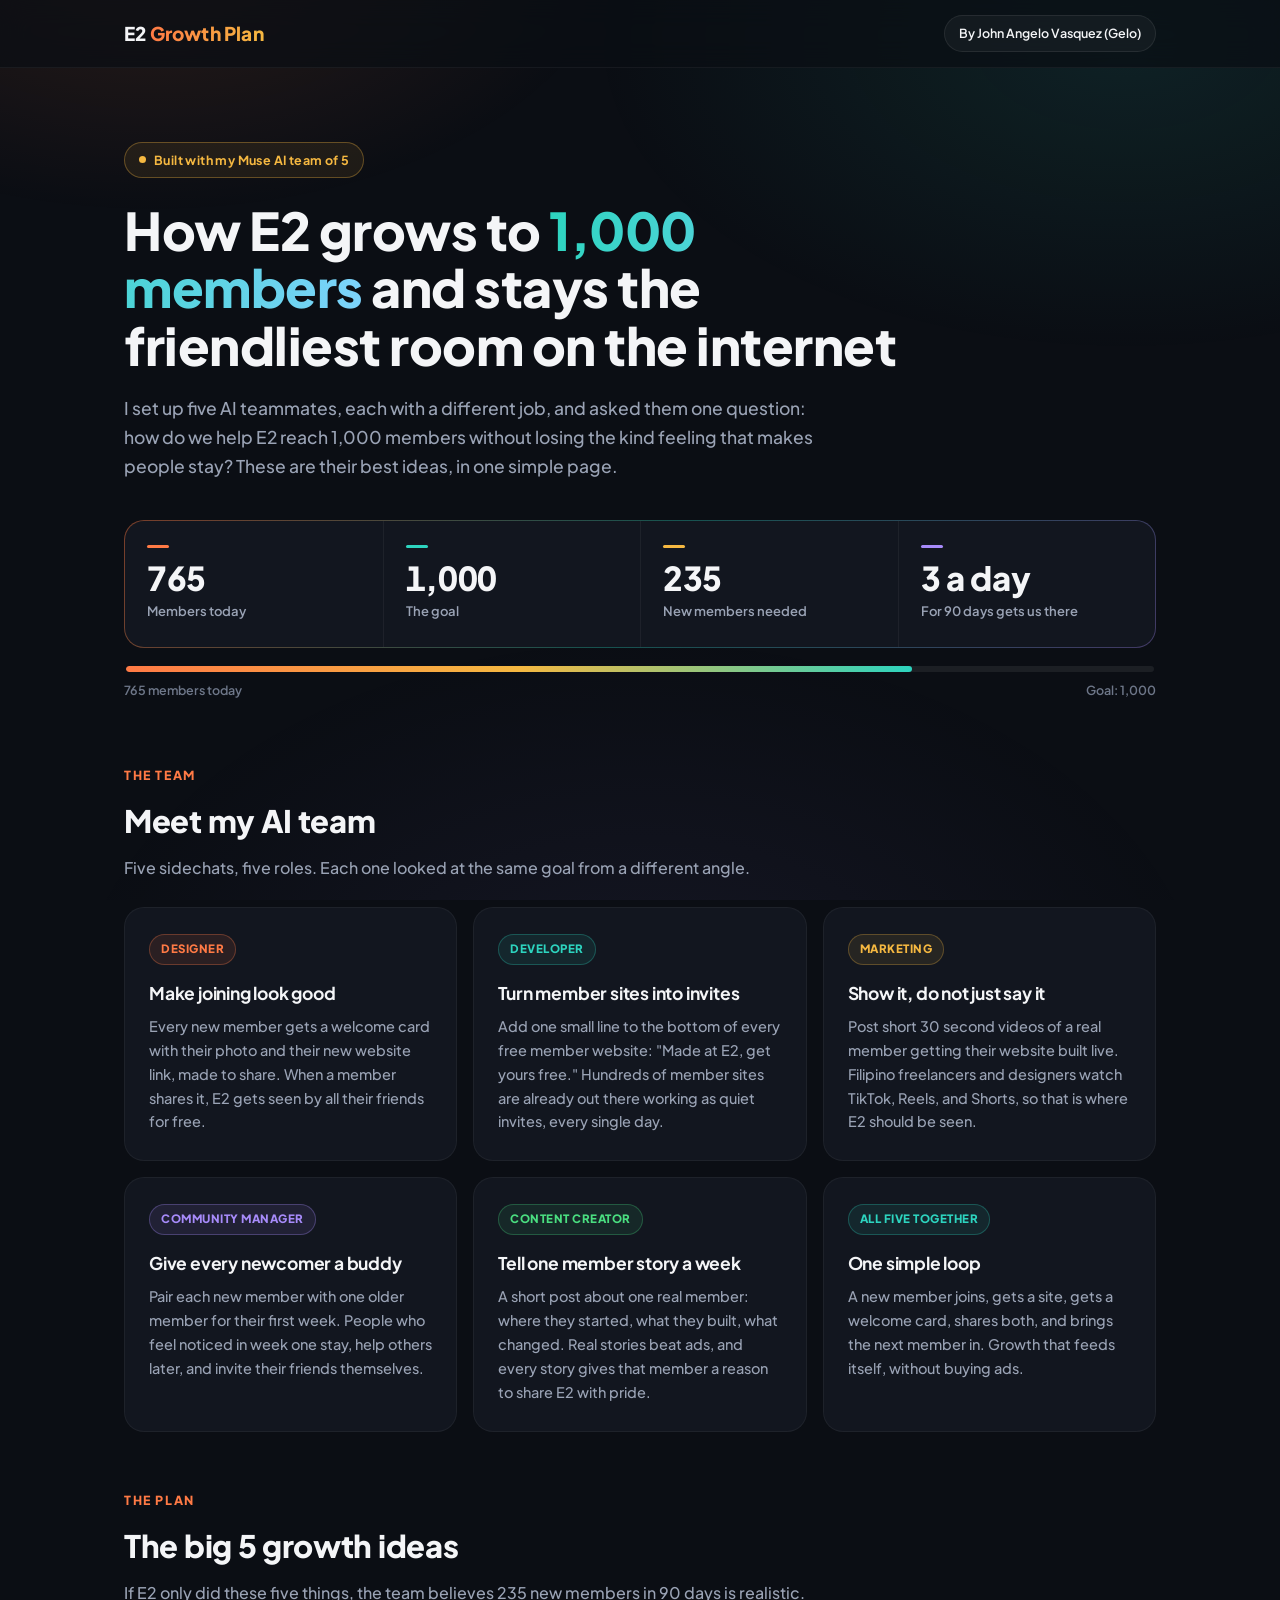
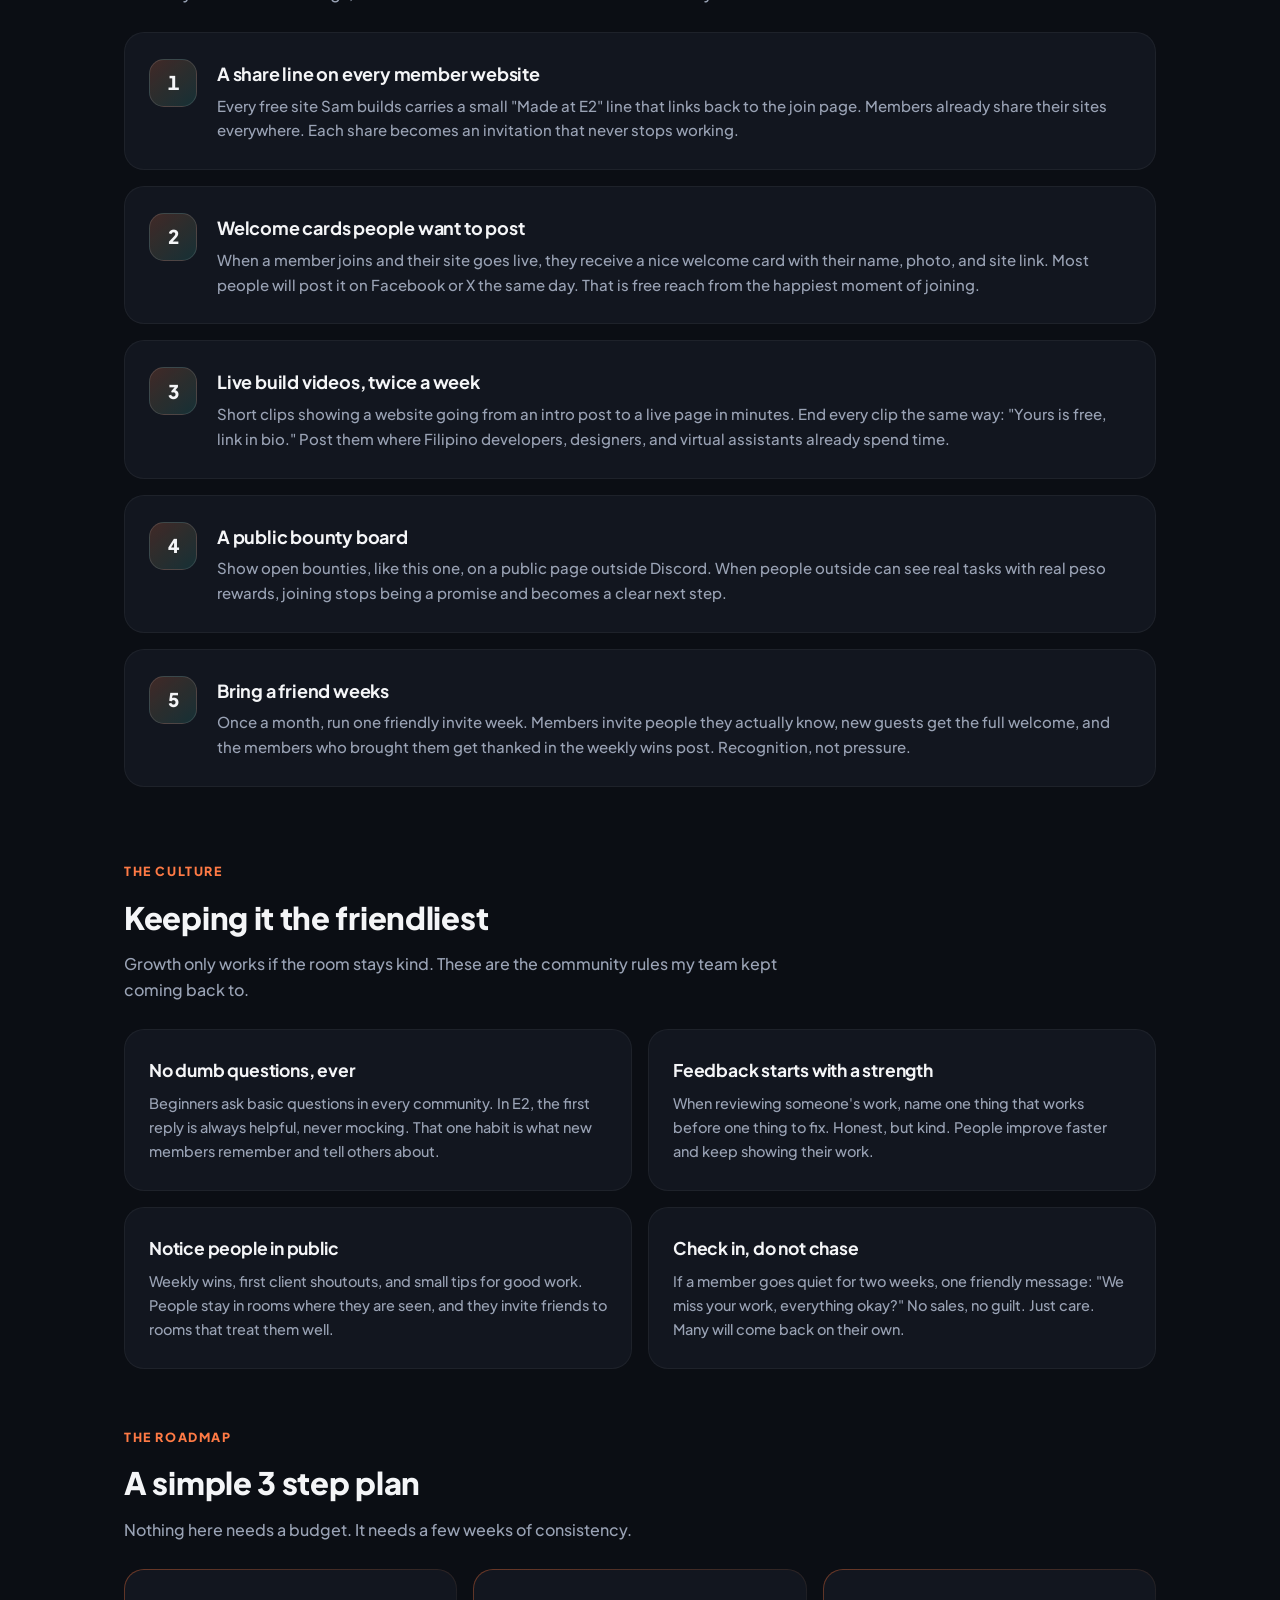
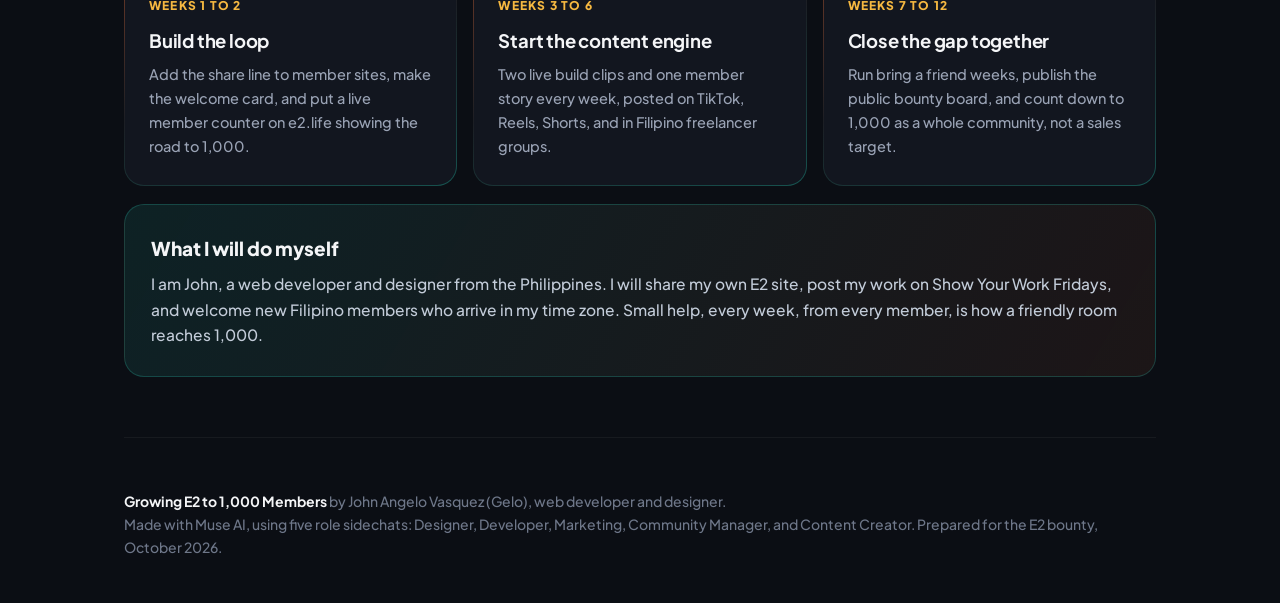
<file: e2-growth/index.html>
<!DOCTYPE html>
<html lang="en">
<head>
<meta charset="UTF-8">
<meta name="viewport" content="width=device-width, initial-scale=1.0">
<title>Growing E2 to 1,000 Members | Ideas by John (Gelo)</title>
<link rel="preconnect" href="https://fonts.googleapis.com">
<link rel="preconnect" href="https://fonts.gstatic.com" crossorigin>
<link href="https://fonts.googleapis.com/css2?family=Plus+Jakarta+Sans:wght@400;500;600;700;800&display=swap" rel="stylesheet">
<style>
* { margin: 0; padding: 0; box-sizing: border-box; }
:root {
  --bg: #0b0e14;
  --bg2: #0e1219;
  --panel: #12161f;
  --panel2: #151a26;
  --line: rgba(255,255,255,0.08);
  --line-soft: rgba(255,255,255,0.05);
  --ink: #f4f5f7;
  --soft: #9aa3b5;
  --soft2: #6e7789;
  --orange: #ff7a45;
  --teal: #2dd4bf;
  --amber: #f5b841;
  --violet: #a78bfa;
  --green: #4ade80;
  --radius: 20px;
}
html { scroll-behavior: smooth; }
body { font-family: "Plus Jakarta Sans", Arial, sans-serif; background: var(--bg); color: var(--ink); line-height: 1.65; -webkit-font-smoothing: antialiased; overflow-x: hidden; }
body::before { content: ""; position: fixed; inset: 0; background: radial-gradient(720px 420px at 12% -60px, rgba(255,122,69,0.13), transparent 65%), radial-gradient(820px 480px at 88% 40px, rgba(45,212,191,0.10), transparent 65%), radial-gradient(900px 620px at 50% 115%, rgba(167,139,250,0.07), transparent 65%); pointer-events: none; z-index: 0; }
.wrap { max-width: 1080px; margin: 0 auto; padding: 0 24px; position: relative; z-index: 1; }
header { position: sticky; top: 0; z-index: 20; backdrop-filter: blur(14px); background: rgba(11,14,20,0.72); border-bottom: 1px solid var(--line-soft); }
.topbar { max-width: 1080px; margin: 0 auto; padding: 15px 24px; display: flex; justify-content: space-between; align-items: center; gap: 12px; flex-wrap: wrap; }
.logo { font-weight: 800; font-size: 19px; letter-spacing: 0.2px; }
.logo span { background: linear-gradient(92deg, var(--orange), var(--amber)); -webkit-background-clip: text; background-clip: text; color: transparent; }
.badge { border: 1px solid var(--line); background: rgba(255,255,255,0.04); color: var(--ink); font-size: 12.5px; font-weight: 600; padding: 7px 14px; border-radius: 999px; }
.hero { padding: 74px 0 10px; }
.eyebrow { display: inline-flex; align-items: center; gap: 8px; border: 1px solid rgba(245,184,65,0.32); background: rgba(245,184,65,0.08); color: var(--amber); font-weight: 700; font-size: 12.5px; letter-spacing: 0.4px; padding: 7px 14px; border-radius: 999px; margin-bottom: 24px; }
.eyebrow::before { content: ""; width: 7px; height: 7px; border-radius: 50%; background: var(--amber); }
h1 { font-size: 52px; line-height: 1.1; font-weight: 800; letter-spacing: -0.5px; max-width: 800px; }
h1 .grad { background: linear-gradient(92deg, var(--teal), #7dd3fc); -webkit-background-clip: text; background-clip: text; color: transparent; }
.hero p { color: var(--soft); font-size: 17.5px; max-width: 690px; margin-top: 20px; font-weight: 500; }
.stats { display: grid; grid-template-columns: repeat(4, 1fr); background: linear-gradient(var(--panel), var(--panel)) padding-box, linear-gradient(120deg, rgba(255,122,69,0.45), rgba(45,212,191,0.35), rgba(167,139,250,0.35)) border-box; border: 1px solid transparent; border-radius: var(--radius); margin: 40px 0 6px; overflow: hidden; }
.stat { padding: 24px 22px; }
.stat + .stat { border-left: 1px solid var(--line-soft); }
.stat .tick { width: 22px; height: 3px; border-radius: 3px; background: var(--orange); margin-bottom: 12px; }
.stat:nth-child(2) .tick { background: var(--teal); }
.stat:nth-child(3) .tick { background: var(--amber); }
.stat:nth-child(4) .tick { background: var(--violet); }
.stat b { display: block; font-size: 33px; font-weight: 800; line-height: 1.1; font-variant-numeric: tabular-nums; letter-spacing: -0.3px; }
.stat span { color: var(--soft); font-size: 13px; font-weight: 600; }
.progress { height: 6px; background: rgba(255,255,255,0.07); border-radius: 999px; margin: 18px 2px 0; overflow: hidden; }
.progress i { display: block; height: 100%; width: 76.5%; border-radius: 999px; background: linear-gradient(90deg, var(--orange), var(--amber), var(--teal)); }
.progress-label { display: flex; justify-content: space-between; color: var(--soft2); font-size: 12.5px; font-weight: 600; margin-top: 8px; }
section { padding: 54px 0 4px; }
.kicker { color: var(--orange); font-size: 12.5px; font-weight: 800; letter-spacing: 1.6px; text-transform: uppercase; margin-bottom: 10px; }
h2 { font-size: 31px; font-weight: 800; letter-spacing: -0.3px; margin-bottom: 8px; }
.sub { color: var(--soft); font-weight: 500; max-width: 700px; margin-bottom: 26px; font-size: 16px; }
.grid5 { display: grid; grid-template-columns: repeat(3, 1fr); gap: 16px; }
.grid2 { display: grid; grid-template-columns: repeat(2, 1fr); gap: 16px; }
.card { background: var(--panel); border: 1px solid var(--line-soft); border-radius: var(--radius); padding: 26px 24px; transition: transform 0.25s ease, border-color 0.25s ease, background 0.25s ease; }
.card:hover { transform: translateY(-4px); border-color: rgba(255,255,255,0.16); background: var(--panel2); }
.card h3 { font-size: 17.5px; font-weight: 700; margin-bottom: 7px; letter-spacing: -0.2px; }
.card p { color: var(--soft); font-size: 14.5px; font-weight: 500; }
.tag { display: inline-block; font-size: 11.5px; font-weight: 800; letter-spacing: 0.5px; text-transform: uppercase; padding: 5px 11px; border-radius: 999px; margin-bottom: 14px; border: 1px solid; }
.t1 { background: rgba(255,122,69,0.10); color: var(--orange); border-color: rgba(255,122,69,0.30); }
.t2 { background: rgba(45,212,191,0.09); color: var(--teal); border-color: rgba(45,212,191,0.28); }
.t3 { background: rgba(245,184,65,0.09); color: var(--amber); border-color: rgba(245,184,65,0.28); }
.t4 { background: rgba(167,139,250,0.10); color: var(--violet); border-color: rgba(167,139,250,0.30); }
.t5 { background: rgba(74,222,128,0.09); color: var(--green); border-color: rgba(74,222,128,0.28); }
.idea { display: flex; gap: 20px; background: var(--panel); border: 1px solid var(--line-soft); border-radius: var(--radius); padding: 26px 24px; margin-bottom: 16px; align-items: flex-start; transition: transform 0.25s ease, border-color 0.25s ease, background 0.25s ease; }
.idea:hover { transform: translateY(-3px); border-color: rgba(255,255,255,0.16); background: var(--panel2); }
.num { flex: 0 0 48px; width: 48px; height: 48px; border-radius: 15px; background: linear-gradient(140deg, rgba(255,122,69,0.20), rgba(45,212,191,0.14)); border: 1px solid rgba(255,255,255,0.12); color: var(--ink); display: flex; align-items: center; justify-content: center; font-weight: 800; font-size: 19px; font-variant-numeric: tabular-nums; }
.idea h3 { font-size: 18px; font-weight: 700; margin-bottom: 5px; letter-spacing: -0.2px; }
.idea p { color: var(--soft); font-size: 15px; font-weight: 500; }
.steps { display: grid; grid-template-columns: repeat(3, 1fr); gap: 16px; }
.step { background: linear-gradient(var(--panel), var(--panel)) padding-box, linear-gradient(160deg, rgba(255,122,69,0.40), rgba(255,255,255,0.07) 45%, rgba(45,212,191,0.35)) border-box; border: 1px solid transparent; border-radius: var(--radius); padding: 26px 24px; }
.step .when { color: var(--amber); font-weight: 800; font-size: 12px; letter-spacing: 1.2px; text-transform: uppercase; }
.step h3 { font-size: 18.5px; font-weight: 700; margin: 10px 0 7px; letter-spacing: -0.2px; }
.step p { color: var(--soft); font-size: 14.5px; font-weight: 500; }
.note { background: linear-gradient(120deg, rgba(45,212,191,0.10), rgba(255,122,69,0.07)); border: 1px solid rgba(45,212,191,0.22); border-radius: var(--radius); padding: 28px 26px; margin-top: 18px; }
.note h3 { font-size: 19px; font-weight: 800; margin-bottom: 7px; }
.note p { color: #c3ccd9; font-weight: 500; font-size: 15.5px; }
footer { padding: 52px 0 44px; margin-top: 56px; border-top: 1px solid var(--line-soft); color: var(--soft2); font-size: 14px; font-weight: 500; }
footer b { color: var(--ink); }
@media (max-width: 860px) {
  h1 { font-size: 36px; }
  .hero { padding: 48px 0 6px; }
  .stats { grid-template-columns: repeat(2, 1fr); }
  .stat:nth-child(3) { border-left: none; }
  .stat:nth-child(n+3) { border-top: 1px solid var(--line-soft); }
  .grid5, .grid2, .steps { grid-template-columns: 1fr; }
  .idea { padding: 22px 20px; }
}
</style>
</head>
<body>
<header>
  <div class="topbar">
    <div class="logo">E2 <span>Growth Plan</span></div>
    <div class="badge">By John Angelo Vasquez (Gelo)</div>
  </div>
</header>
<div class="wrap">
  <div class="hero">
    <span class="eyebrow">Built with my Muse AI team of 5</span>
    <h1>How E2 grows to <span class="grad">1,000 members</span> and stays the friendliest room on the internet</h1>
    <p>I set up five AI teammates, each with a different job, and asked them one question: how do we help E2 reach 1,000 members without losing the kind feeling that makes people stay? These are their best ideas, in one simple page.</p>
    <div class="stats">
      <div class="stat"><div class="tick"></div><b>765</b><span>Members today</span></div>
      <div class="stat"><div class="tick"></div><b>1,000</b><span>The goal</span></div>
      <div class="stat"><div class="tick"></div><b>235</b><span>New members needed</span></div>
      <div class="stat"><div class="tick"></div><b>3 a day</b><span>For 90 days gets us there</span></div>
    </div>
    <div class="progress"><i></i></div>
    <div class="progress-label"><span>765 members today</span><span>Goal: 1,000</span></div>
  </div>

  <section>
    <div class="kicker">The Team</div>
    <h2>Meet my AI team</h2>
    <p class="sub">Five sidechats, five roles. Each one looked at the same goal from a different angle.</p>
    <div class="grid5">
      <div class="card">
        <span class="tag t1">Designer</span>
        <h3>Make joining look good</h3>
        <p>Every new member gets a welcome card with their photo and their new website link, made to share. When a member shares it, E2 gets seen by all their friends for free.</p>
      </div>
      <div class="card">
        <span class="tag t2">Developer</span>
        <h3>Turn member sites into invites</h3>
        <p>Add one small line to the bottom of every free member website: "Made at E2, get yours free." Hundreds of member sites are already out there working as quiet invites, every single day.</p>
      </div>
      <div class="card">
        <span class="tag t3">Marketing</span>
        <h3>Show it, do not just say it</h3>
        <p>Post short 30 second videos of a real member getting their website built live. Filipino freelancers and designers watch TikTok, Reels, and Shorts, so that is where E2 should be seen.</p>
      </div>
      <div class="card">
        <span class="tag t4">Community Manager</span>
        <h3>Give every newcomer a buddy</h3>
        <p>Pair each new member with one older member for their first week. People who feel noticed in week one stay, help others later, and invite their friends themselves.</p>
      </div>
      <div class="card">
        <span class="tag t5">Content Creator</span>
        <h3>Tell one member story a week</h3>
        <p>A short post about one real member: where they started, what they built, what changed. Real stories beat ads, and every story gives that member a reason to share E2 with pride.</p>
      </div>
      <div class="card">
        <span class="tag t2">All five together</span>
        <h3>One simple loop</h3>
        <p>A new member joins, gets a site, gets a welcome card, shares both, and brings the next member in. Growth that feeds itself, without buying ads.</p>
      </div>
    </div>
  </section>

  <section>
    <div class="kicker">The Plan</div>
    <h2>The big 5 growth ideas</h2>
    <p class="sub">If E2 only did these five things, the team believes 235 new members in 90 days is realistic.</p>

    <div class="idea">
      <div class="num">1</div>
      <div>
        <h3>A share line on every member website</h3>
        <p>Every free site Sam builds carries a small "Made at E2" line that links back to the join page. Members already share their sites everywhere. Each share becomes an invitation that never stops working.</p>
      </div>
    </div>
    <div class="idea">
      <div class="num">2</div>
      <div>
        <h3>Welcome cards people want to post</h3>
        <p>When a member joins and their site goes live, they receive a nice welcome card with their name, photo, and site link. Most people will post it on Facebook or X the same day. That is free reach from the happiest moment of joining.</p>
      </div>
    </div>
    <div class="idea">
      <div class="num">3</div>
      <div>
        <h3>Live build videos, twice a week</h3>
        <p>Short clips showing a website going from an intro post to a live page in minutes. End every clip the same way: "Yours is free, link in bio." Post them where Filipino developers, designers, and virtual assistants already spend time.</p>
      </div>
    </div>
    <div class="idea">
      <div class="num">4</div>
      <div>
        <h3>A public bounty board</h3>
        <p>Show open bounties, like this one, on a public page outside Discord. When people outside can see real tasks with real peso rewards, joining stops being a promise and becomes a clear next step.</p>
      </div>
    </div>
    <div class="idea">
      <div class="num">5</div>
      <div>
        <h3>Bring a friend weeks</h3>
        <p>Once a month, run one friendly invite week. Members invite people they actually know, new guests get the full welcome, and the members who brought them get thanked in the weekly wins post. Recognition, not pressure.</p>
      </div>
    </div>
  </section>

  <section>
    <div class="kicker">The Culture</div>
    <h2>Keeping it the friendliest</h2>
    <p class="sub">Growth only works if the room stays kind. These are the community rules my team kept coming back to.</p>
    <div class="grid2">
      <div class="card">
        <h3>No dumb questions, ever</h3>
        <p>Beginners ask basic questions in every community. In E2, the first reply is always helpful, never mocking. That one habit is what new members remember and tell others about.</p>
      </div>
      <div class="card">
        <h3>Feedback starts with a strength</h3>
        <p>When reviewing someone's work, name one thing that works before one thing to fix. Honest, but kind. People improve faster and keep showing their work.</p>
      </div>
      <div class="card">
        <h3>Notice people in public</h3>
        <p>Weekly wins, first client shoutouts, and small tips for good work. People stay in rooms where they are seen, and they invite friends to rooms that treat them well.</p>
      </div>
      <div class="card">
        <h3>Check in, do not chase</h3>
        <p>If a member goes quiet for two weeks, one friendly message: "We miss your work, everything okay?" No sales, no guilt. Just care. Many will come back on their own.</p>
      </div>
    </div>
  </section>

  <section>
    <div class="kicker">The Roadmap</div>
    <h2>A simple 3 step plan</h2>
    <p class="sub">Nothing here needs a budget. It needs a few weeks of consistency.</p>
    <div class="steps">
      <div class="step">
        <div class="when">Weeks 1 to 2</div>
        <h3>Build the loop</h3>
        <p>Add the share line to member sites, make the welcome card, and put a live member counter on e2.life showing the road to 1,000.</p>
      </div>
      <div class="step">
        <div class="when">Weeks 3 to 6</div>
        <h3>Start the content engine</h3>
        <p>Two live build clips and one member story every week, posted on TikTok, Reels, Shorts, and in Filipino freelancer groups.</p>
      </div>
      <div class="step">
        <div class="when">Weeks 7 to 12</div>
        <h3>Close the gap together</h3>
        <p>Run bring a friend weeks, publish the public bounty board, and count down to 1,000 as a whole community, not a sales target.</p>
      </div>
    </div>
    <div class="note">
      <h3>What I will do myself</h3>
      <p>I am John, a web developer and designer from the Philippines. I will share my own E2 site, post my work on Show Your Work Fridays, and welcome new Filipino members who arrive in my time zone. Small help, every week, from every member, is how a friendly room reaches 1,000.</p>
    </div>
  </section>

  <footer>
    <b>Growing E2 to 1,000 Members</b> by John Angelo Vasquez (Gelo), web developer and designer.<br>
    Made with Muse AI, using five role sidechats: Designer, Developer, Marketing, Community Manager, and Content Creator. Prepared for the E2 bounty, October 2026.
  </footer>
</div>
</body>
</html>
</file>
<file: assets/css/main.css>
/* ============================================================
   John Angelo Vasquez | Portfolio
   Dark / charcoal / warm-orange design system
   ============================================================ */

/* Self-hosted fonts (no external requests) */
@font-face { font-family: "Anton"; font-style: normal; font-weight: 400; font-display: swap;
  src: url("../fonts/anton-400.woff2") format("woff2"); }
/* Bricolage Grotesque + Inter load from Google Fonts (see index.html <head>) */
@font-face { font-family: "Space Grotesk"; font-style: normal; font-weight: 500; font-display: swap;
  src: url("../fonts/space-500.woff2") format("woff2"); }
@font-face { font-family: "Space Grotesk"; font-style: normal; font-weight: 600; font-display: swap;
  src: url("../fonts/space-600.woff2") format("woff2"); }
@font-face { font-family: "Space Grotesk"; font-style: normal; font-weight: 700; font-display: swap;
  src: url("../fonts/space-700.woff2") format("woff2"); }

:root {
  --bg: #0a0a0b;
  --bg-2: #0e0e10;
  --surface: #141416;
  --surface-2: #1a1a1d;
  --border: rgba(255, 255, 255, 0.08);
  --border-strong: rgba(255, 255, 255, 0.14);
  --text: #f4f4f5;
  --muted: #a1a1aa;
  --faint: #71717a;
  --accent: #ff6b1a;
  --accent-hover: #ff7f36;
  --accent-soft: rgba(255, 107, 26, 0.12);
  --accent-glow: rgba(255, 107, 26, 0.35);
  --radius: 14px;
  --font-display: "Bricolage Grotesque", "Space Grotesk", "Inter", system-ui, sans-serif;
  --font-body: "Inter", system-ui, -apple-system, sans-serif;
  --max-w: 1200px;
  --nav-h: 72px;
}

*, *::before, *::after { box-sizing: border-box; }

html {
  scroll-behavior: smooth;
  scroll-padding-top: calc(var(--nav-h) + 16px);
}

body {
  margin: 0;
  background: var(--bg);
  color: var(--text);
  font-family: var(--font-body);
  font-size: 16px;
  line-height: 1.65;
  overflow-x: hidden;
  -webkit-font-smoothing: antialiased;
}

img { max-width: 100%; display: block; }

h1, h2, h3 { font-family: var(--font-display); line-height: 1.15; margin: 0 0 0.6em; letter-spacing: -0.01em; }
p { margin: 0 0 1em; }
a { color: inherit; }

.container { width: min(var(--max-w), 100% - 48px); margin-inline: auto; }
.visually-hidden { position: absolute; width: 1px; height: 1px; overflow: hidden; clip: rect(0 0 0 0); white-space: nowrap; }
.skip-link { position: absolute; left: -999px; top: 0; background: var(--accent); color: #000; padding: 10px 16px; z-index: 200; border-radius: 0 0 8px 0; font-weight: 600; }
.skip-link:focus { left: 0; }
.accent { color: var(--accent); }
.muted { color: var(--muted); }

.eyebrow {
  display: inline-flex; align-items: center; gap: 10px;
  font-size: 12px; font-weight: 600; letter-spacing: 0.22em; text-transform: uppercase;
  color: var(--accent); margin: 0 0 14px;
}
.eyebrow::before { content: ""; width: 28px; height: 1px; background: var(--accent); display: inline-block; }

.section { padding: 110px 0; }
.section-alt { background: var(--bg-2); border-block: 1px solid var(--border); }
.section-title { font-size: clamp(30px, 4vw, 46px); font-weight: 700; margin-bottom: 18px; }
.section-sub { color: var(--muted); max-width: 640px; margin-bottom: 54px; }

/* ---------- Buttons ---------- */
.btn {
  display: inline-flex; align-items: center; justify-content: center;
  padding: 14px 28px; border-radius: 10px;
  font-weight: 600; font-size: 15px; text-decoration: none;
  border: 1px solid transparent; cursor: pointer;
  transition: transform .18s ease, box-shadow .18s ease, background .18s ease, border-color .18s ease;
}
.btn-primary { background: var(--accent); color: #14100b; }
.btn-primary:hover { background: var(--accent-hover); transform: translateY(-2px); box-shadow: 0 10px 28px var(--accent-glow); }
.btn-ghost { border-color: var(--border-strong); color: var(--text); background: transparent; }
.btn-ghost:hover { border-color: var(--accent); color: var(--accent); transform: translateY(-2px); }
.btn-sm { padding: 10px 20px; font-size: 14px; }
.btn:focus-visible, a:focus-visible, button:focus-visible { outline: 2px solid var(--accent); outline-offset: 3px; }

/* ---------- Cards ---------- */
.card {
  background: var(--surface);
  border: 1px solid var(--border);
  border-radius: var(--radius);
  padding: 28px;
  transition: border-color .2s ease, transform .2s ease;
}
.card:hover { border-color: var(--border-strong); }
.card h3 { font-size: 18px; margin-bottom: 8px; }
.card p { color: var(--muted); font-size: 14.5px; margin: 0; }

.tags { list-style: none; display: flex; flex-wrap: wrap; gap: 8px; margin: 14px 0 0; padding: 0; }
.tags li {
  font-size: 12.5px; font-weight: 500; color: var(--muted);
  border: 1px solid var(--border); border-radius: 999px; padding: 5px 13px;
  background: rgba(255,255,255,0.02);
}
.icon { width: 22px; height: 22px; color: var(--accent); flex-shrink: 0; }

/* ---------- Navigation ---------- */
.nav {
  position: fixed; inset: 0 0 auto 0; height: var(--nav-h); z-index: 100;
  background: rgba(10, 10, 11, 0.82);
  backdrop-filter: blur(14px); -webkit-backdrop-filter: blur(14px);
  border-bottom: 1px solid var(--border);
}
.nav-inner { height: var(--nav-h); display: flex; align-items: center; justify-content: space-between; gap: 24px; }
.brand { display: inline-flex; align-items: center; gap: 12px; text-decoration: none; }
.brand-mark {
  width: 38px; height: 38px; border-radius: 10px;
  background: var(--accent-soft); border: 1px solid rgba(255,107,26,.4);
  color: var(--accent); font-family: var(--font-display); font-weight: 700; font-size: 15px;
  display: inline-flex; align-items: center; justify-content: center;
}
.brand-name { font-family: var(--font-display); font-weight: 600; font-size: 16px; }
.nav-links { display: flex; gap: 30px; }
.nav-links a { text-decoration: none; color: var(--muted); font-size: 14.5px; font-weight: 500; position: relative; transition: color .18s; }
.nav-links a:hover, .nav-links a.active { color: var(--text); }
.nav-links a.active::after { content: ""; position: absolute; left: 0; right: 0; bottom: -6px; height: 2px; background: var(--accent); border-radius: 2px; }
.nav-actions { display: flex; align-items: center; gap: 14px; }
.nav-toggle { display: none; background: none; border: 1px solid var(--border-strong); border-radius: 8px; width: 42px; height: 42px; cursor: pointer; flex-direction: column; align-items: center; justify-content: center; gap: 5px; }
.nav-toggle span { width: 18px; height: 2px; background: var(--text); border-radius: 2px; transition: transform .2s, opacity .2s; }

/* ---------- Hero ---------- */
.hero { position: relative; padding: calc(var(--nav-h) + 70px) 0 90px; overflow: hidden; }
.hero-bg {
  position: absolute; inset: 0; pointer-events: none;
  background:
    radial-gradient(900px 480px at 82% 30%, rgba(255,107,26,.07), transparent 60%),
    radial-gradient(700px 500px at 8% 85%, rgba(255,255,255,.025), transparent 60%);
}
.hero-bg::after {
  content: ""; position: absolute; inset: 0;
  background-image: linear-gradient(rgba(255,255,255,.025) 1px, transparent 1px), linear-gradient(90deg, rgba(255,255,255,.025) 1px, transparent 1px);
  background-size: 72px 72px;
  mask-image: radial-gradient(ellipse 90% 80% at 50% 20%, #000 30%, transparent 75%);
  -webkit-mask-image: radial-gradient(ellipse 90% 80% at 50% 20%, #000 30%, transparent 75%);
}
.hero-grid { position: relative; display: grid; grid-template-columns: 1fr 1fr; gap: 40px; align-items: center; }
.hero-name {
  font-family: "Anton", "Arial Narrow", sans-serif;
  font-weight: 400;
  font-size: clamp(52px, 7.4vw, 102px);
  line-height: 1.02;
  letter-spacing: 0.015em;
  margin: 6px 0 10px;
}
.hero-title { font-family: var(--font-display); font-size: clamp(19px, 2.4vw, 27px); font-weight: 500; color: var(--muted); margin-bottom: 20px; }
.hero-title .divider { color: var(--accent); margin: 0 6px; }
.hero-desc { color: var(--muted); font-size: clamp(15.5px, 1.6vw, 17.5px); max-width: 520px; margin-bottom: 34px; }
.hero-cta { display: flex; flex-wrap: wrap; gap: 14px; margin-bottom: 48px; }
.hero-stats { display: flex; gap: 0; margin: 0; padding: 0; border-top: 1px solid var(--border); }
.stat { flex: 1; padding: 22px 26px 0 0; }
.stat + .stat { border-left: 1px solid var(--border); padding-left: 26px; }
.stat dd { margin: 0; }
.stat-num { display: block; font-family: var(--font-display); font-size: clamp(26px, 3vw, 36px); font-weight: 700; color: var(--text); }
.stat-num::after { content: ""; }
.stat-label { display: block; font-size: 12.5px; color: var(--faint); margin-top: 4px; letter-spacing: .04em; }

/* Portrait treatment */
.hero-portrait { display: flex; flex-direction: column; align-items: center; gap: 16px; }
.portrait-frame {
  position: relative; width: min(580px, 100%);
  display: flex; align-items: flex-end; justify-content: center;
}
.portrait-frame::before {
  content: ""; position: absolute; inset: 8% 2% 0; z-index: 0;
  background: radial-gradient(closest-side, rgba(255,107,26,.20), transparent 72%);
  filter: blur(12px); pointer-events: none;
  border: 0;
}
.portrait-photo {
  position: relative; z-index: 1; width: 100%; height: auto; display: block;
  filter: saturate(.94) contrast(1.04) brightness(.97);
  -webkit-mask-image: linear-gradient(to bottom, #000 80%, transparent 99%);
  mask-image: linear-gradient(to bottom, #000 80%, transparent 99%);
}
/* Warm color grade so the portrait suits the dark background */
.portrait-frame::after {
  content: ""; position: absolute; inset: 0; z-index: 2; pointer-events: none;
  background:
    linear-gradient(165deg, rgba(255,107,26,.16), transparent 45%),
    linear-gradient(to top, rgba(10,10,11,.5), transparent 42%);
  mix-blend-mode: soft-light;
  -webkit-mask-image: linear-gradient(to bottom, #000 80%, transparent 99%);
  mask-image: linear-gradient(to bottom, #000 80%, transparent 99%);
}
/* Decorative background design around the portrait */
.portrait-decor { position: absolute; inset: 0; z-index: 0; pointer-events: none; }
.decor-ring {
  position: absolute; top: 50%; left: 50%; width: 560px; height: 560px;
  transform: translate(-50%, -52%);
  border: 1px solid rgba(255,255,255,.07); border-radius: 50%;
}
.decor-ring.small {
  width: 430px; height: 430px; transform: translate(-50%, -52%);
  border-color: rgba(255,107,26,.14);
}
.decor-dot {
  position: absolute; top: calc(50% - 291px); left: calc(50% - 5px);
  width: 10px; height: 10px; border-radius: 50%;
  background: var(--accent); box-shadow: 0 0 18px var(--accent-glow);
}
.decor-plus {
  position: absolute; color: rgba(255,255,255,.18);
  font-size: 20px; font-weight: 300; font-family: var(--font-body);
}
.decor-plus.p1 { top: 6%; left: 8%; }
.decor-plus.p2 { top: 22%; right: 4%; color: rgba(255,107,26,.45); }
.decor-plus.p3 { bottom: 18%; left: 2%; }
.portrait-inner { text-align: center; }
.portrait-mono { display: block; font-family: var(--font-display); font-size: 92px; font-weight: 700; color: var(--text); line-height: 1; }
.portrait-mono::first-letter { color: var(--accent); }
.portrait-note { display: block; margin-top: 12px; font-size: 12px; letter-spacing: .18em; text-transform: uppercase; color: var(--faint); }
.frame-corner { position: absolute; width: 22px; height: 22px; border: 2px solid var(--accent); }
.frame-corner.tl { top: -2px; left: -2px; border-right: 0; border-bottom: 0; border-radius: 18px 0 0 0; }
.frame-corner.tr { top: -2px; right: -2px; border-left: 0; border-bottom: 0; border-radius: 0 18px 0 0; }
.frame-corner.bl { bottom: -2px; left: -2px; border-right: 0; border-top: 0; border-radius: 0 0 0 18px; }
.frame-corner.br { bottom: -2px; right: -2px; border-left: 0; border-top: 0; border-radius: 0 0 18px 0; }
.portrait-caption { color: var(--faint); font-size: 13px; letter-spacing: .06em; margin: 0; }
.hero-scroll { display: flex; justify-content: center; margin-top: 70px; }
.hero-scroll span { width: 24px; height: 40px; border: 1.5px solid var(--border-strong); border-radius: 14px; position: relative; display: block; }
.hero-scroll span::after { content: ""; position: absolute; top: 8px; left: 50%; width: 4px; height: 8px; margin-left: -2px; border-radius: 4px; background: var(--accent); animation: scrollDot 1.8s ease-in-out infinite; }
@keyframes scrollDot { 0%,100% { transform: translateY(0); opacity: 1; } 50% { transform: translateY(10px); opacity: .3; } }

/* ---------- About ---------- */
.about-grid { display: grid; grid-template-columns: 0.9fr 1.1fr; gap: 60px; align-items: start; }
.about-main p { color: var(--muted); font-size: 16.5px; }
.about-main p:first-child { color: var(--text); font-size: 18px; }
.about-cards { display: grid; grid-template-columns: 1fr 1fr; gap: 18px; }

/* ---------- Skills ---------- */
.skills-grid { display: grid; grid-template-columns: repeat(3, 1fr); grid-auto-rows: 1fr; gap: 18px; }
.skills-grid .card { height: 100%; display: flex; flex-direction: column; }
.skills-grid .tags { display: grid; grid-template-columns: repeat(2, minmax(0, 1fr)); gap: 8px; width: 100%; }
.skills-grid .tags li { width: 100%; min-height: 32px; display: flex; align-items: center; justify-content: center; text-align: center; padding: 5px 8px; line-height: 1.3; }
.skill-head { display: flex; align-items: center; gap: 12px; margin-bottom: 6px; }
.skill-head h3 { margin: 0; }

/* ---------- Projects ---------- */
.projects-list { display: grid; gap: 26px; }
.project {
  display: grid; grid-template-columns: 1fr 1fr; gap: 0;
  background: var(--surface); border: 1px solid var(--border); border-radius: var(--radius);
  overflow: hidden; transition: border-color .22s ease, box-shadow .22s ease;
}
.project:nth-child(even) .project-media { order: 2; }
.project:hover { border-color: rgba(255,107,26,.45); box-shadow: 0 18px 50px rgba(0,0,0,.45), 0 0 0 1px rgba(255,107,26,.12); }
.project-media { position: relative; display: block; min-height: 300px; overflow: hidden; }
.project-media img { width: 100%; height: 100%; object-fit: cover; position: absolute; inset: 0; transition: transform .5s ease; }
.project:hover .project-media img { transform: scale(1.045); }
.project-media::after { content: ""; position: absolute; inset: 0; background: linear-gradient(180deg, transparent 55%, rgba(10,10,11,.55)); pointer-events: none; }
.project-arrow {
  position: absolute; right: 18px; bottom: 16px; z-index: 2;
  width: 44px; height: 44px; border-radius: 50%;
  background: var(--accent); color: #14100b; font-size: 20px; font-weight: 700;
  display: flex; align-items: center; justify-content: center;
  transform: translateX(6px); opacity: 0; transition: transform .25s ease, opacity .25s ease;
}
.project:hover .project-arrow { transform: translateX(0); opacity: 1; }
.project-body { padding: 38px 36px; display: flex; flex-direction: column; justify-content: center; }
.project-cat { font-size: 12px; font-weight: 600; letter-spacing: .18em; text-transform: uppercase; color: var(--accent); margin: 0 0 10px; }
.project-body h3 { font-size: clamp(21px, 2.4vw, 27px); }
.project-body > p { color: var(--muted); font-size: 15px; }
.project-links { display: flex; flex-wrap: wrap; gap: 18px; margin-top: 18px; }
.project-links a { color: var(--text); font-size: 14px; font-weight: 600; text-decoration: none; border-bottom: 1px solid var(--accent); padding-bottom: 2px; transition: color .18s; }
.project-links a:hover { color: var(--accent); }
.private-note { font-size: 13.5px; color: var(--faint); font-style: italic; }

/* ---------- Featured project gallery (images + hover videos) ---------- */
.project-featured { grid-template-columns: 1fr; }
.project-gallery { padding: 26px 26px 0; }
.gallery-images { display: grid; grid-template-columns: repeat(3, 1fr); gap: 12px; margin-bottom: 12px; }
.gallery-images img {
  width: 100%; height: 100%; aspect-ratio: 16 / 8.6; object-fit: cover; object-position: top center;
  border-radius: 10px; border: 1px solid var(--border);
  transition: border-color .2s ease, transform .2s ease;
}
.gallery-images img:hover { border-color: rgba(255,107,26,.5); transform: translateY(-2px); }
.gallery-videos { display: grid; grid-template-columns: repeat(3, 1fr); gap: 12px; }
.video-tile {
  position: relative; aspect-ratio: 16 / 9; border-radius: 10px; overflow: hidden;
  border: 1px solid var(--border); background: #000; cursor: pointer;
  transition: border-color .25s ease, box-shadow .25s ease;
}
.video-tile:hover { border-color: rgba(255,107,26,.55); box-shadow: 0 12px 34px rgba(0,0,0,.5), 0 0 0 1px rgba(255,107,26,.15); }
.video-tile .video-poster, .video-tile video {
  position: absolute; inset: 0; width: 100%; height: 100%; object-fit: cover;
}
.video-tile video { opacity: 0; transition: opacity .45s ease; }
.video-tile.playing video { opacity: 1; }
.video-hint {
  position: absolute; inset: 0; z-index: 2;
  display: flex; align-items: center; justify-content: center; gap: 8px;
  color: #fff; font-size: 13px; font-weight: 600; letter-spacing: .04em;
  background: rgba(10,10,11,.45);
  opacity: 1; transition: opacity .3s ease;
}
.video-hint .icon { width: 30px; height: 30px; color: var(--accent); }
.video-tile.playing .video-hint { opacity: 0; pointer-events: none; }
.video-label {
  position: absolute; left: 10px; bottom: 10px; z-index: 2;
  font-size: 11.5px; font-weight: 600; letter-spacing: .08em; text-transform: uppercase;
  color: var(--text); background: rgba(10,10,11,.72); border: 1px solid var(--border-strong);
  padding: 5px 11px; border-radius: 999px; backdrop-filter: blur(6px);
  transition: opacity .3s ease;
}
.video-tile.playing .video-label { opacity: 0; }

/* ---------- Ad creatives masonry grid ---------- */
.ads-grid { columns: 4 220px; column-gap: 12px; }
.ads-grid img {
  width: 100%; height: auto; display: block;
  border-radius: 10px; border: 1px solid var(--border);
  margin-bottom: 12px; break-inside: avoid;
  transition: border-color .2s ease, transform .2s ease;
}
.ads-grid img:hover { border-color: rgba(255,107,26,.5); transform: translateY(-2px); }

/* ---------- Collapsible ads gallery ---------- */
.ads-collapse {
  position: relative;
  max-height: 380px;
  overflow: hidden;
  transition: max-height .6s ease;
}
.ads-collapse::after {
  content: ""; position: absolute; left: 0; right: 0; bottom: 0; height: 140px;
  background: linear-gradient(180deg, transparent, var(--surface) 85%);
  pointer-events: none; transition: opacity .4s ease;
}
.ads-collapse.open { max-height: 6000px; }
.ads-collapse.open::after { opacity: 0; }
.ads-toggle {
  display: inline-flex; align-items: center; gap: 8px;
  margin: 18px auto 0; padding: 12px 26px;
  background: transparent; border: 1px solid var(--border-strong); border-radius: 999px;
  color: var(--text); font-family: var(--font-body); font-size: 14px; font-weight: 600;
  cursor: pointer; transition: border-color .2s ease, color .2s ease, transform .2s ease;
}
.ads-toggle:hover { border-color: var(--accent); color: var(--accent); transform: translateY(-2px); }
.ads-toggle .icon { width: 18px; height: 18px; color: inherit; transition: transform .3s ease; }
.ads-toggle[aria-expanded="true"] .icon { transform: rotate(180deg); }
.project-gallery .ads-toggle { display: flex; }

/* ---------- Video lightbox ---------- */
.lightbox { position: fixed; inset: 0; z-index: 500; display: flex; align-items: center; justify-content: center; padding: 24px; }
.lightbox[hidden] { display: none; }
.lightbox-backdrop { position: absolute; inset: 0; background: rgba(5,5,6,.93); backdrop-filter: blur(10px); -webkit-backdrop-filter: blur(10px); }
.lightbox-frame { position: relative; z-index: 1; width: min(1020px, 94vw); margin: 0; animation: lbIn .3s ease; }
@keyframes lbIn { from { opacity: 0; transform: scale(.96) translateY(10px); } to { opacity: 1; transform: none; } }
.lightbox-video { width: 100%; max-height: 76vh; border-radius: 12px; background: #000; border: 1px solid var(--border-strong); display: block; }
.lightbox-caption { text-align: center; color: var(--muted); margin: 14px 0 0; font-size: 14px; letter-spacing: .04em; }
.lb-btn {
  position: absolute; z-index: 2;
  width: 44px; height: 44px; border-radius: 50%;
  background: rgba(10,10,11,.75); border: 1px solid var(--border-strong);
  color: var(--text); cursor: pointer;
  display: inline-flex; align-items: center; justify-content: center;
  backdrop-filter: blur(6px); -webkit-backdrop-filter: blur(6px);
  transition: border-color .2s ease, color .2s ease, transform .2s ease;
}
.lb-btn:hover { border-color: var(--accent); color: var(--accent); transform: scale(1.08); }
.lb-btn .icon { width: 20px; height: 20px; color: inherit; }
.lb-close { top: -56px; right: 0; }
.lb-prev { left: -60px; top: 50%; transform: translateY(-50%); }
.lb-next { right: -60px; top: 50%; transform: translateY(-50%); }
.lb-prev:hover { transform: translateY(-50%) scale(1.08); }
.lb-next:hover { transform: translateY(-50%) scale(1.08); }
.lb-full { bottom: -56px; right: 0; }
@media (max-width: 1100px) {
  .lb-prev { left: 8px; }
  .lb-next { right: 8px; }
}

/* ---------- Vertical (9:16) video ads ---------- */
.gallery-vertical { grid-template-columns: repeat(2, 1fr); max-width: 560px; margin: 0 auto; }
.video-vertical { aspect-ratio: 9 / 16; max-height: 480px; }

/* ---------- Experience ---------- */
.timeline { list-style: none; margin: 0 0 60px; padding: 0; position: relative; }
.timeline::before { content: ""; position: absolute; left: 148px; top: 8px; bottom: 8px; width: 1px; background: var(--border-strong); }
.timeline-item { display: grid; grid-template-columns: 120px 1fr; gap: 58px; padding: 26px 0; position: relative; }
.timeline-item::before {
  content: ""; position: absolute; left: 143px; top: 34px; width: 11px; height: 11px; border-radius: 50%;
  background: var(--bg); border: 2px solid var(--accent);
}
.timeline-date { font-size: 13px; color: var(--faint); font-weight: 500; padding-top: 4px; white-space: nowrap; }
.timeline-body h3 { font-size: 18px; margin-bottom: 2px; }
.timeline-body h3 span { color: var(--faint); font-weight: 500; font-size: 15px; }
.timeline-org { color: var(--accent); font-size: 14px; font-weight: 600; margin-bottom: 8px; }
.timeline-body > p:last-child { color: var(--muted); font-size: 14.5px; margin: 0; }
.edu-block { border-top: 1px solid var(--border); padding-top: 44px; }
.edu-title { font-size: 20px; margin-bottom: 18px; }
.edu-list { list-style: none; margin: 0; padding: 0; display: grid; gap: 12px; }
.edu-list li { color: var(--muted); font-size: 15px; border-left: 2px solid var(--accent); padding-left: 16px; }
.edu-list strong { color: var(--text); font-weight: 600; }
.edu-list span { color: var(--faint); font-size: 13.5px; margin-left: 8px; }

/* ---------- GitHub ---------- */
.github-grid { display: grid; grid-template-columns: 1fr 1fr; gap: 18px; margin-bottom: 14px; }
.github-profile { text-decoration: none; display: block; }
.github-profile:hover { border-color: rgba(255,107,26,.45); }
.github-top { display: flex; align-items: center; gap: 16px; margin-bottom: 20px; }
.github-avatar {
  width: 56px; height: 56px; border-radius: 50%; flex-shrink: 0;
  background: var(--accent-soft); border: 1px solid rgba(255,107,26,.4);
  color: var(--accent); font-family: var(--font-display); font-weight: 700;
  display: flex; align-items: center; justify-content: center; font-size: 19px;
}
.github-avatar + div h3 { margin: 0; font-size: 18px; }
.github-avatar + div p { margin: 0; font-size: 13.5px; }
.github-stats { display: flex; gap: 40px; margin-bottom: 18px; }
.link-more { color: var(--accent); font-size: 14px; font-weight: 600; text-decoration: none; }
.repo-list { list-style: none; margin: 0 0 16px; padding: 0; display: grid; gap: 4px; }
.repo-list a {
  display: flex; justify-content: space-between; align-items: center; gap: 12px;
  text-decoration: none; padding: 10px 4px; border-bottom: 1px solid var(--border);
  font-size: 14.5px; font-weight: 500; transition: color .18s, padding-left .18s;
}
.repo-list a:hover { color: var(--accent); padding-left: 10px; }
.repo-list span { color: var(--faint); font-size: 12.5px; font-weight: 400; }
.github-note { font-size: 13px; margin: 0; }

/* ---------- Contact ---------- */
.contact-inner { text-align: center; max-width: 860px; }
.contact-inner .eyebrow::after { content: ""; width: 28px; height: 1px; background: var(--accent); display: inline-block; }
.contact-inner .section-sub { margin-inline: auto; }
.contact-cards { display: grid; grid-template-columns: repeat(3, 1fr); gap: 18px; margin: 0 0 40px; text-align: left; }
.contact-card { text-decoration: none; display: flex; gap: 16px; align-items: flex-start; }
.contact-card:hover { border-color: rgba(255,107,26,.45); transform: translateY(-3px); }
.contact-card h3 { font-size: 15px; margin-bottom: 4px; }
.contact-card p { font-size: 13.5px; word-break: break-word; }

/* ---------- Footer ---------- */
.footer { border-top: 1px solid var(--border); padding: 30px 0; }
.footer-inner { display: flex; align-items: center; justify-content: space-between; gap: 20px; flex-wrap: wrap; }
.footer-inner .muted { font-size: 13.5px; margin: 0; }
.footer-links { display: flex; align-items: center; gap: 10px; }
.footer-links a, .to-top {
  width: 40px; height: 40px; border-radius: 10px; border: 1px solid var(--border);
  display: inline-flex; align-items: center; justify-content: center;
  color: var(--muted); background: transparent; cursor: pointer;
  transition: border-color .18s, color .18s, transform .18s;
}
.footer-links a:hover, .to-top:hover { border-color: var(--accent); color: var(--accent); transform: translateY(-2px); }
.footer-links .icon { width: 18px; height: 18px; color: inherit; }

/* ---------- Reveal animations ---------- */
.reveal { opacity: 0; transform: translateY(26px); transition: opacity .7s ease, transform .7s ease; }
.reveal.visible { opacity: 1; transform: none; }
.reveal:nth-child(2) { transition-delay: .08s; }
.reveal:nth-child(3) { transition-delay: .16s; }
.reveal:nth-child(4) { transition-delay: .24s; }

/* ---------- Micro-interactions ---------- */
/* Primary button shine sweep */
.btn-primary { position: relative; overflow: hidden; }
.btn-primary::after {
  content: ""; position: absolute; top: 0; left: -90%;
  width: 55%; height: 100%;
  background: linear-gradient(105deg, transparent, rgba(255,255,255,.38), transparent);
  transform: skewX(-20deg);
  transition: left .65s ease;
  pointer-events: none;
}
.btn-primary:hover::after { left: 135%; }
.btn-primary:hover { transform: translateY(-3px); box-shadow: 0 14px 34px rgba(255,107,26,.42); }
.btn-primary:active { transform: translateY(-1px) scale(.98); box-shadow: 0 6px 18px rgba(255,107,26,.35); }
.btn-ghost:hover { border-color: var(--accent); color: var(--accent); transform: translateY(-3px); box-shadow: 0 10px 26px rgba(0,0,0,.4), 0 0 0 1px rgba(255,107,26,.25); }
.btn-ghost:active { transform: translateY(-1px) scale(.98); }

/* Nav link sliding underline */
.nav-links a::before {
  content: ""; position: absolute; left: 0; right: 0; bottom: -6px; height: 2px;
  background: var(--accent); border-radius: 2px;
  transform: scaleX(0); transform-origin: left;
  transition: transform .28s ease;
}
.nav-links a:hover::before { transform: scaleX(1); }
.nav-links a.active::after { content: ""; position: absolute; left: 0; right: 0; bottom: -6px; height: 2px; background: var(--accent); border-radius: 2px; }
.nav-links a.active::before { display: none; }
.brand { transition: color .2s ease; }
.brand:hover .brand-name { color: var(--accent); }
.brand-name { transition: color .2s ease; }

/* Project cards lift */
.project { transition: transform .3s ease, border-color .3s ease, box-shadow .3s ease; }
.project:hover { transform: translateY(-6px); border-color: rgba(255,107,26,.5); box-shadow: 0 24px 60px rgba(0,0,0,.5), 0 0 44px rgba(255,107,26,.1); }

/* Project text links underline slide */
.project-links a { position: relative; border-bottom: 0; padding-bottom: 2px; }
.project-links a::after {
  content: ""; position: absolute; left: 0; bottom: 0; height: 1px; width: 100%;
  background: var(--accent); transform: scaleX(1); transform-origin: left;
  transition: transform .25s ease;
}
.project-links a:hover::after { transform: scaleX(.35); }

/* Tags pop */
.tags li { transition: transform .2s ease, border-color .2s ease, background .2s ease, color .2s ease; cursor: default; }
.tags li:hover { transform: translateY(-3px); border-color: rgba(255,107,26,.55); background: var(--accent-soft); color: var(--text); }

/* Generic cards */
.card { transition: transform .28s ease, border-color .28s ease, box-shadow .28s ease; }
.card:hover { transform: translateY(-5px); border-color: rgba(255,107,26,.35); box-shadow: 0 18px 44px rgba(0,0,0,.45); }

/* Contact cards */
.contact-card { transition: transform .28s ease, border-color .28s ease, box-shadow .28s ease; }
.contact-card:hover { transform: translateY(-5px); border-color: rgba(255,107,26,.5); box-shadow: 0 18px 44px rgba(0,0,0,.45), 0 0 30px rgba(255,107,26,.08); }
.contact-card:hover .icon { color: var(--accent); transform: scale(1.15) rotate(-8deg); }
.contact-card .icon { transition: transform .28s ease, color .28s ease; }

/* Timeline markers pulse on hover */
.timeline-item { transition: transform .25s ease; }
.timeline-item:hover { transform: translateX(4px); }
.timeline-item::before { transition: box-shadow .25s ease; }
.timeline-item:hover::before { box-shadow: 0 0 0 7px rgba(255,107,26,.16); }

/* ---------- Responsive ---------- */
@media (max-width: 1024px) {
  .hero-grid { grid-template-columns: 1fr; gap: 56px; }
  .hero-portrait { order: -1; }
  .portrait-frame { width: min(340px, 85%); margin-inline: auto; }
  .about-grid { grid-template-columns: 1fr; gap: 40px; }
  .skills-grid { grid-template-columns: repeat(2, 1fr); }
  .project, .project:nth-child(even) .project-media { grid-template-columns: 1fr; }
  .project:nth-child(even) .project-media { order: 0; }
  .project-media { min-height: 240px; }
  .github-grid { grid-template-columns: 1fr; }
  .contact-cards { grid-template-columns: 1fr; }
  .timeline::before { left: 118px; }
  .timeline-item { grid-template-columns: 92px 1fr; gap: 44px; }
  .timeline-item::before { left: 113px; }
  .gallery-images { grid-template-columns: repeat(2, 1fr); }
}

@media (max-width: 720px) {
  .section { padding: 76px 0; }
  .nav-links {
    position: fixed; top: var(--nav-h); left: 0; right: 0;
    background: rgba(10,10,11,.97); backdrop-filter: blur(14px);
    flex-direction: column; gap: 0; padding: 10px 24px 20px;
    border-bottom: 1px solid var(--border);
    transform: translateY(-12px); opacity: 0; pointer-events: none;
    transition: opacity .22s ease, transform .22s ease;
  }
  .nav-links.open { transform: none; opacity: 1; pointer-events: auto; }
  .nav-links a { padding: 13px 0; border-bottom: 1px solid var(--border); font-size: 15px; }
  .nav-links a:last-child { border-bottom: 0; }
  .nav-toggle { display: inline-flex; }
  .nav-toggle[aria-expanded="true"] span:nth-child(1) { transform: translateY(7px) rotate(45deg); }
  .nav-toggle[aria-expanded="true"] span:nth-child(2) { opacity: 0; }
  .nav-toggle[aria-expanded="true"] span:nth-child(3) { transform: translateY(-7px) rotate(-45deg); }
  .brand-name { display: none; }
  .hero { padding-top: calc(var(--nav-h) + 44px); }
  .hero-stats { flex-direction: column; gap: 0; }
  .stat { padding: 16px 0; }
  .stat + .stat { border-left: 0; border-top: 1px solid var(--border); padding-left: 0; }
  .about-cards { grid-template-columns: 1fr; }
  .skills-grid { grid-template-columns: 1fr; }
  .project-body { padding: 28px 24px; }
  .project-gallery { padding: 18px 18px 0; }
  .gallery-videos { grid-template-columns: 1fr; }
  .timeline::before { display: none; }
  .timeline-item { grid-template-columns: 1fr; gap: 6px; }
  .timeline-item::before { display: none; }
  .timeline-date { white-space: normal; }
  .footer-inner { flex-direction: column; text-align: center; }
}

@media (prefers-reduced-motion: reduce) {
  html { scroll-behavior: auto; }
  .reveal { opacity: 1; transform: none; transition: none; }
  .hero-scroll span::after { animation: none; }
  *, *::before, *::after { transition-duration: 0.01ms !important; animation-duration: 0.01ms !important; }
}

/* ============ INFOGRAPHICS ============ */
.info-duo { display: grid; grid-template-columns: 1fr 1fr; gap: 14px; }
    .info-duo a { display: block; }
    .info-duo img { display: block; width: 100%; height: auto; border-radius: 10px; border: 1px solid var(--border); }
    @media (max-width: 720px) { .info-duo { grid-template-columns: 1fr; } }

    .profile-reference.reveal { transform: none; }
    .profile-reference .portrait-frame { width: min(600px, 100%); height: clamp(540px, 52vw, 640px); margin-left: 3%; overflow: visible; opacity: 0; transform: translateX(150px); transition: opacity .8s ease .08s, transform 1.05s cubic-bezier(.22,.75,.24,1) .08s; }
    .profile-reference.visible .portrait-frame { opacity: 1; transform: translateX(0); }
    .profile-reference .portrait-caption { opacity: 0; transform: translateX(76px); transition: opacity .75s ease .34s, transform .95s cubic-bezier(.22,.75,.24,1) .34s; }
    .profile-reference.visible .portrait-caption { opacity: 1; transform: translateX(0); }
    .profile-reference .portrait-frame::before { inset: 4% -4% 8%; background: radial-gradient(closest-side, rgba(255,107,26,.22), transparent 72%); }
    .profile-reference .portrait-frame::after { background: linear-gradient(to top, rgba(10,10,11,.46), transparent 34%); mix-blend-mode: normal; }
    .profile-halo { position: absolute; z-index: 0; top: -1%; left: 50%; width: min(570px, 94%); aspect-ratio: 1; transform: translateX(-50%); border: 1px solid rgba(255,107,26,.3); border-radius: 50%; background: radial-gradient(circle at 50% 34%, rgba(255,107,26,.2), rgba(255,107,26,.045) 48%, transparent 70%); box-shadow: 0 0 90px rgba(255,107,26,.13), inset 0 0 70px rgba(255,107,26,.05); pointer-events: none; }
    .profile-reference .portrait-decor { z-index: 1; }
    .profile-reference .decor-ring { width: 590px; height: 590px; top: 43%; border-color: rgba(255,255,255,.055); }
    .profile-reference .decor-ring.small { width: 448px; height: 448px; top: 43%; border-color: rgba(255,107,26,.16); }
    .profile-reference .decor-dot { top: calc(43% - 298px); }
    .profile-reference .portrait-photo { position: absolute; z-index: 2; left: 50%; bottom: -10%; width: 126%; max-width: none; height: auto; transform: translateX(-50%); filter: saturate(.96) contrast(1.04) brightness(.98); }
    @media (max-width: 1024px) {
      .profile-reference .portrait-frame { width: min(370px, 94vw); height: 455px; margin-inline: auto; transform: translateX(76px); }
      .profile-reference.visible .portrait-frame { transform: translateX(0); }
      .profile-halo { width: min(350px, 92%); }
      .profile-reference .decor-ring { width: 360px; height: 360px; }
      .profile-reference .decor-ring.small { width: 282px; height: 282px; }
      .profile-reference .decor-dot { top: calc(43% - 184px); }
      .profile-reference .portrait-photo { width: 140%; bottom: -13%; }
    }
</file>
